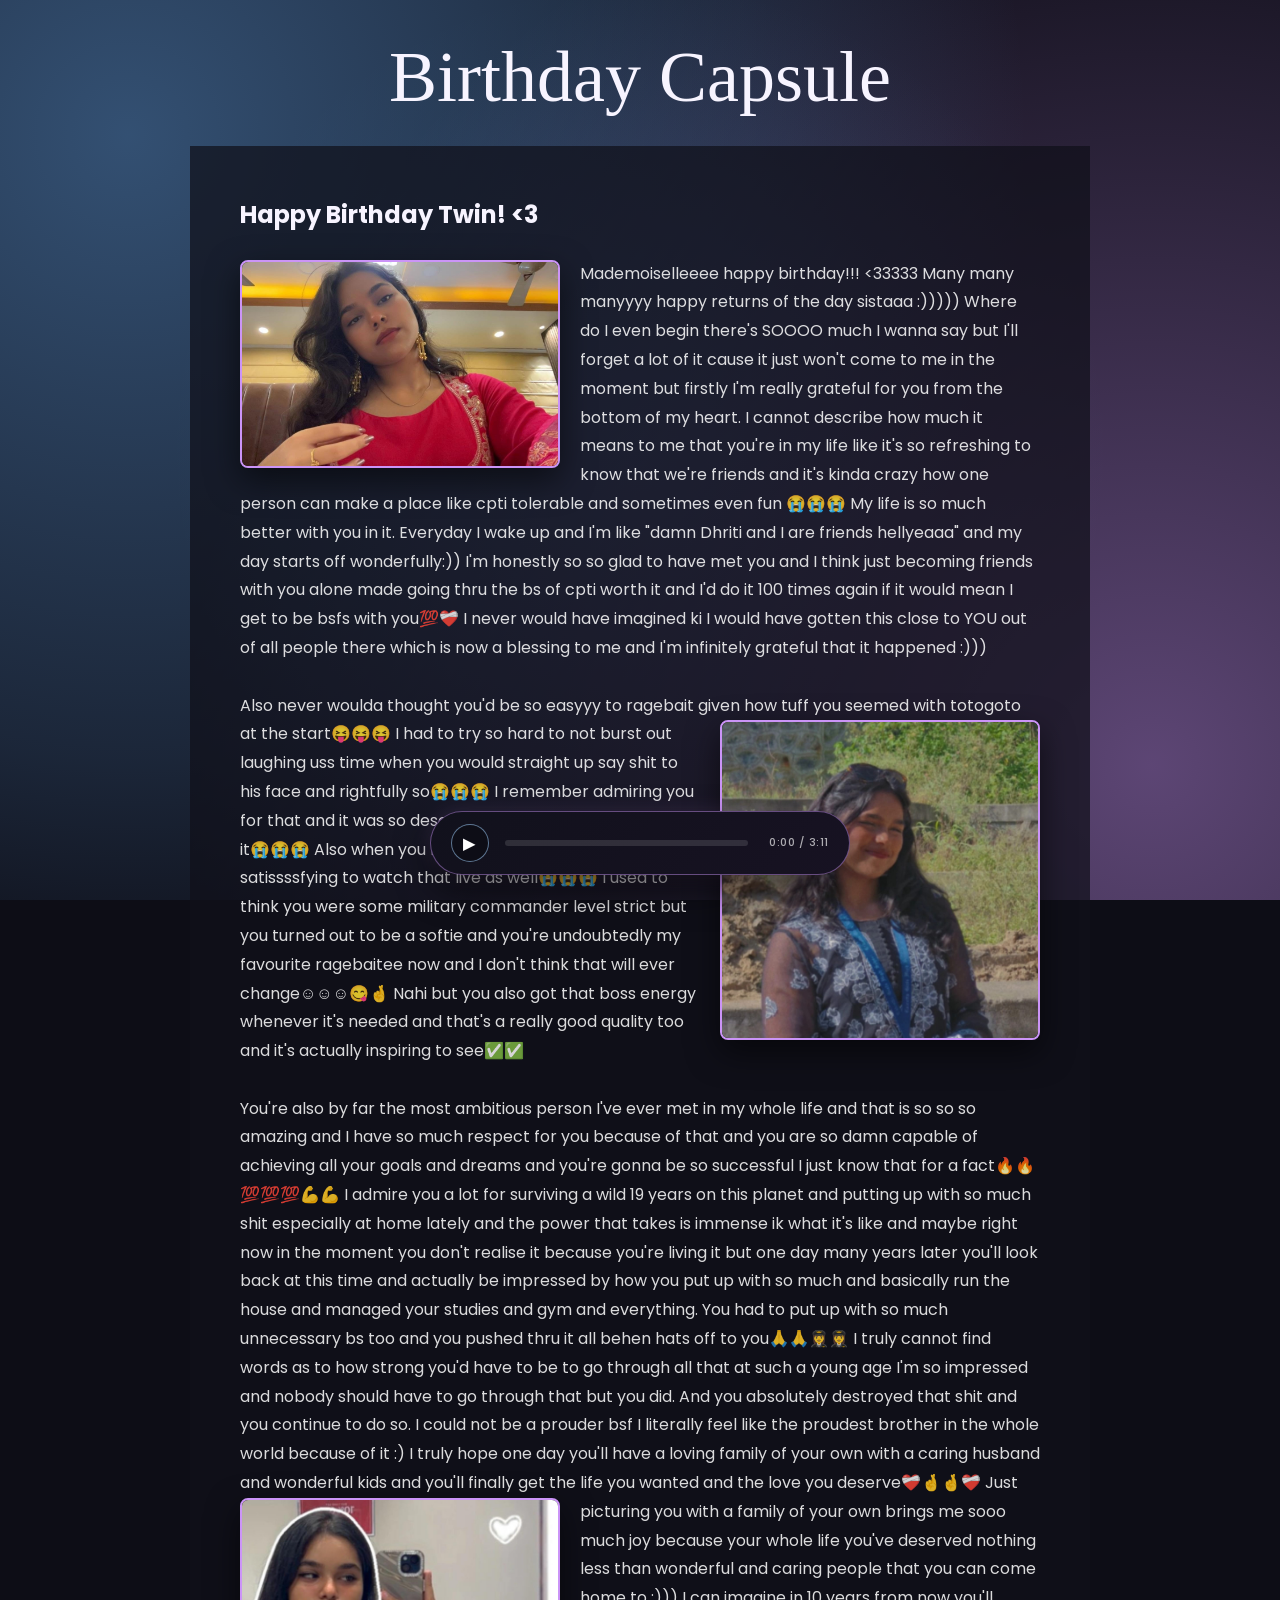
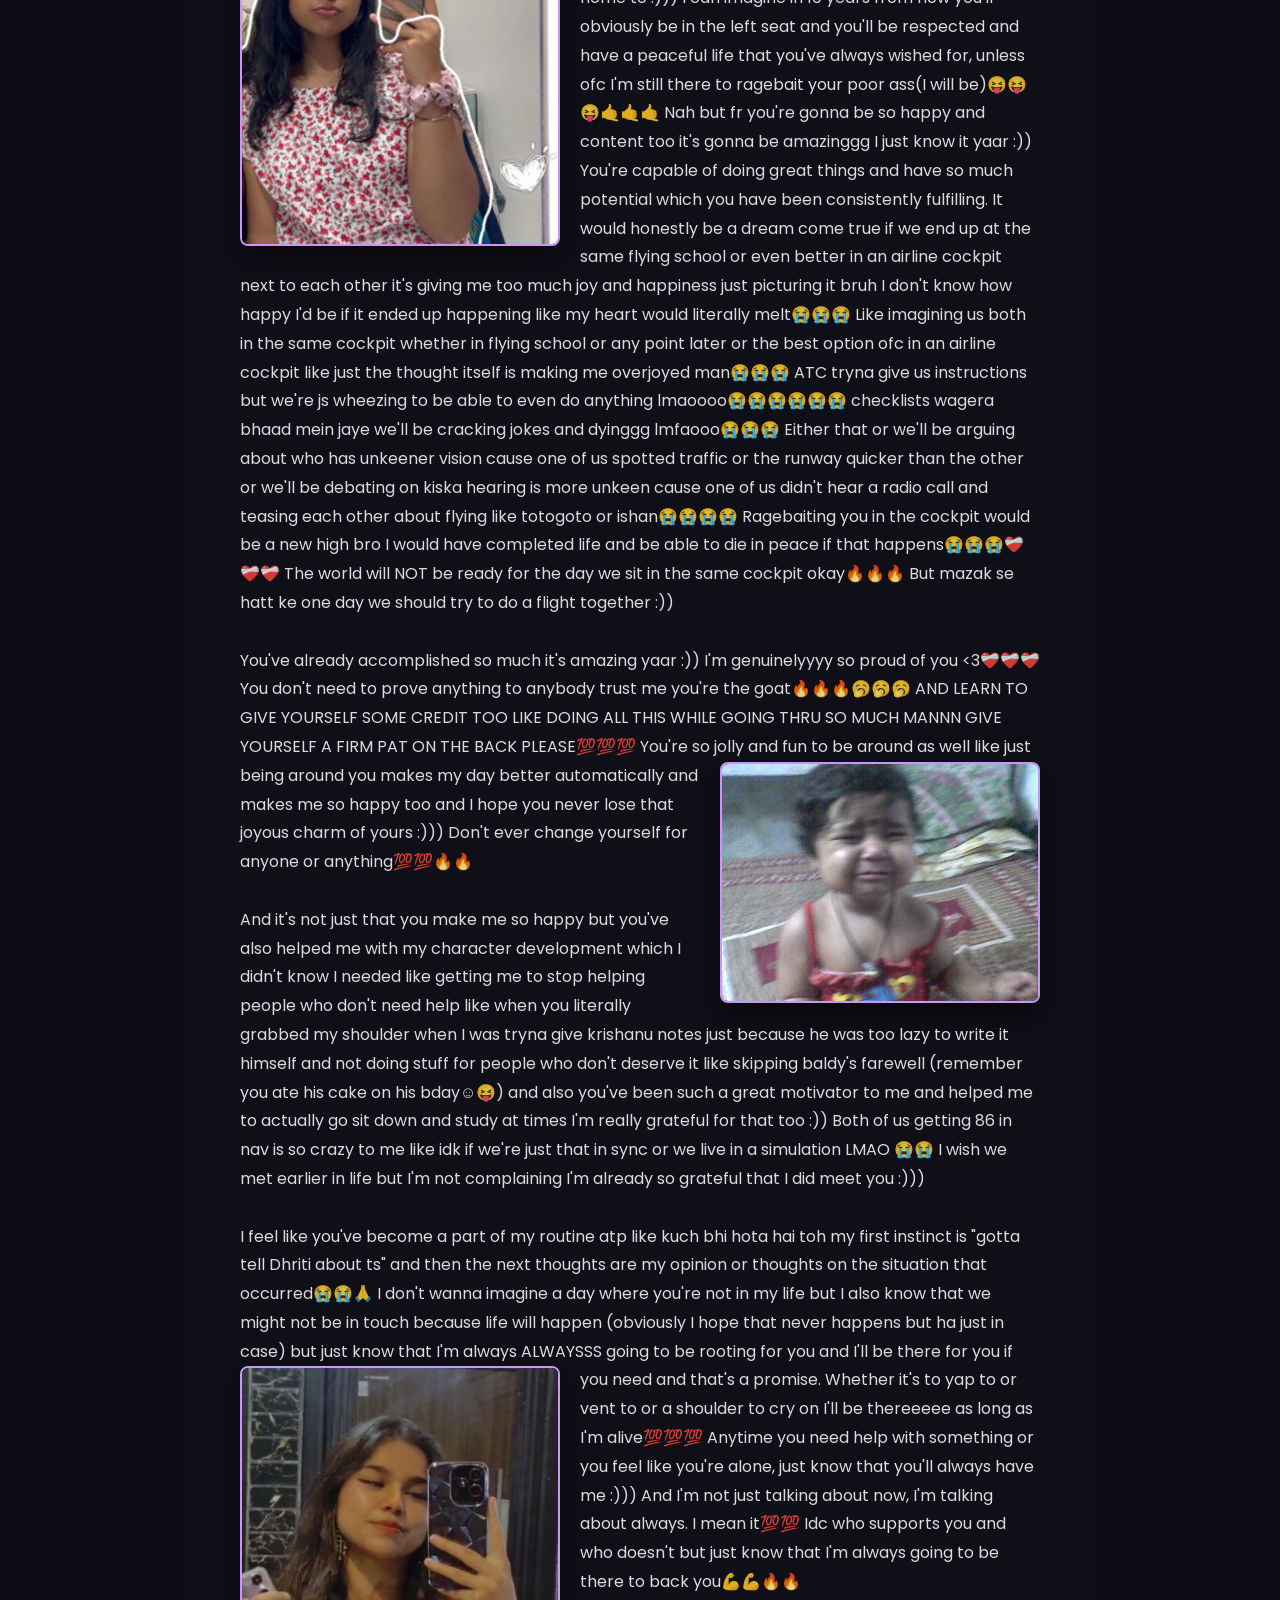
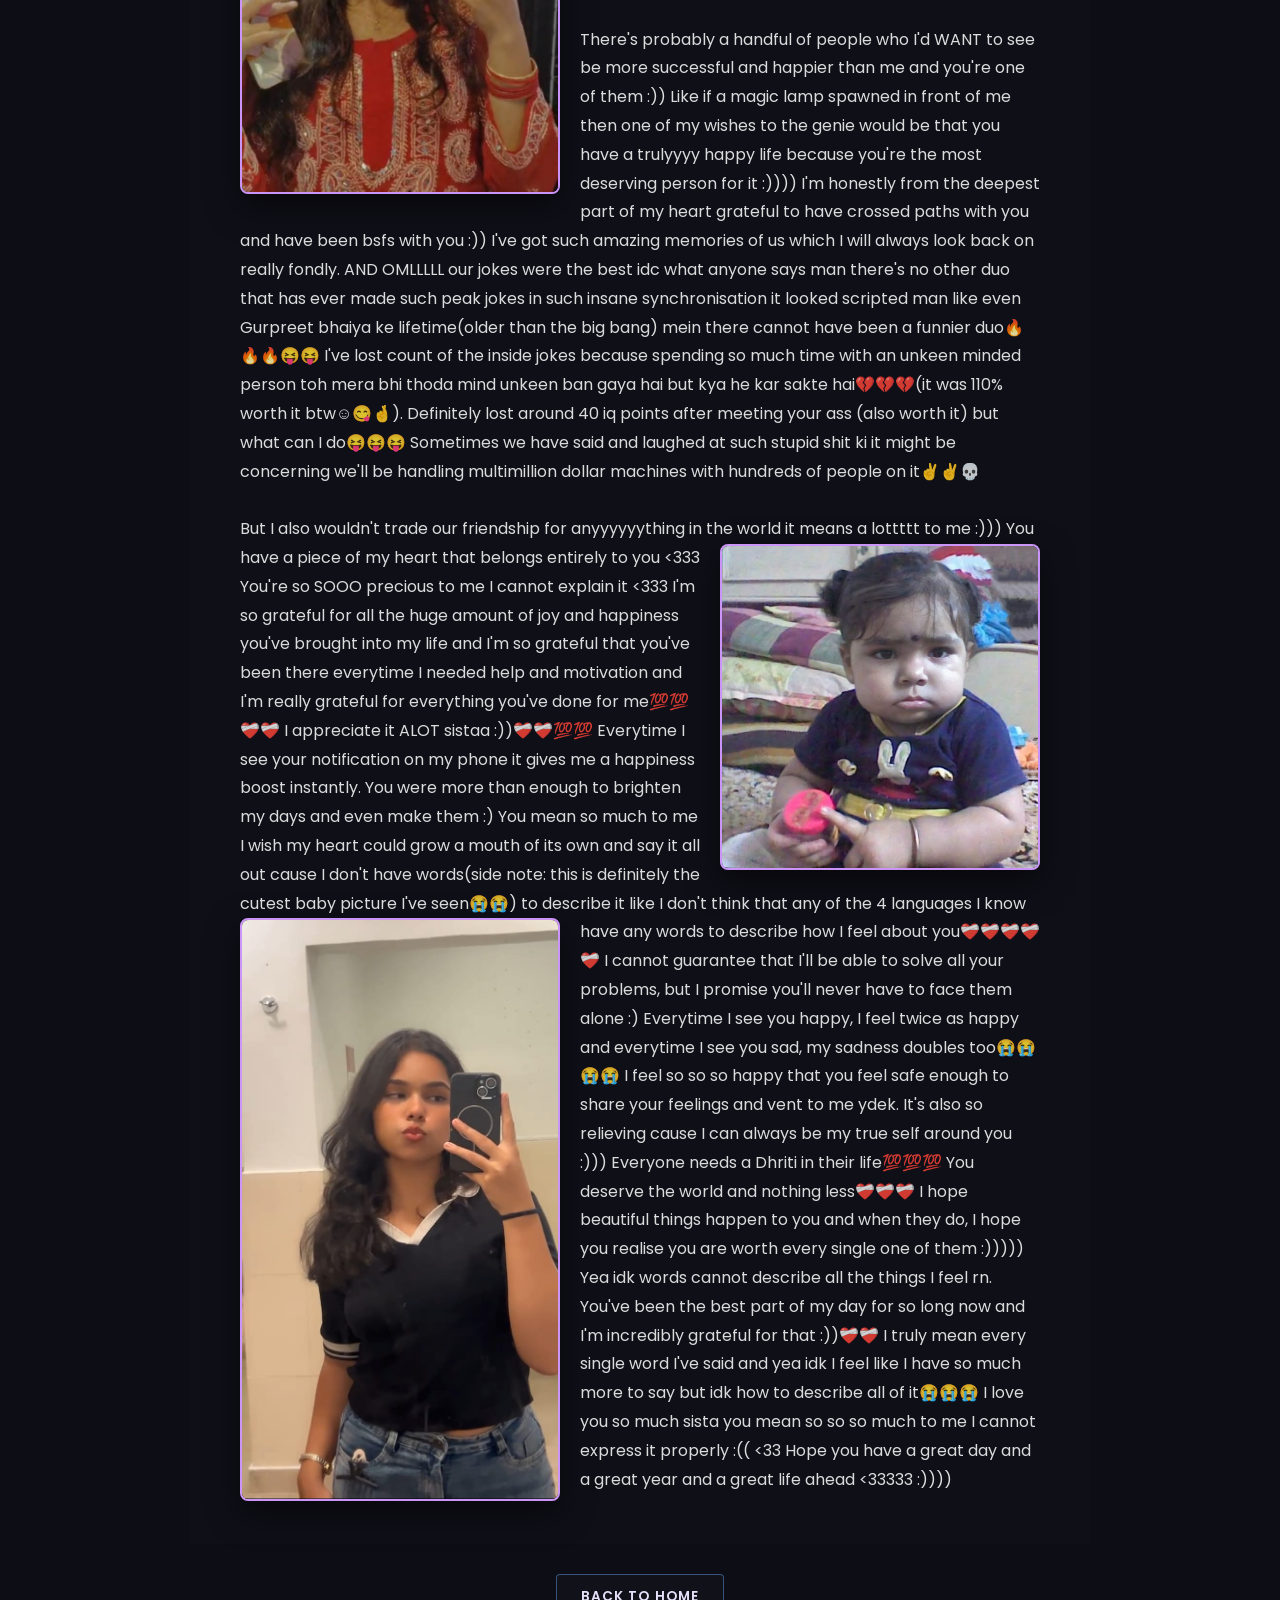
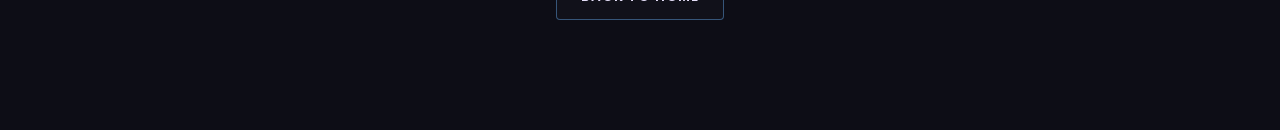
<file: capsule.html>
<!DOCTYPE html>
<html lang="en">
<head>
    <meta charset="UTF-8">
    <meta name="viewport" content="width=device-width, initial-scale=1.0">
    <title>Birthday Capsule</title>

    <link rel="stylesheet" href="style.css">

    <link rel="preconnect" href="https://fonts.googleapis.com">
    <link rel="preconnect" href="https://fonts.gstatic.com" crossorigin>
    <link rel="icon" type="image/png" href="kitty.webp">


    <link href="https://fonts.googleapis.com/css2?family=Poppins:wght@300;400;600;700&display=swap" rel="stylesheet">
</head>
<body>

    <div class="container">

        <h1>Birthday Capsule</h1>

        <div id="capsule-content"></div>

        <a href="index.html">
            <button>Back to Home</button>
        </a>

    </div>

    <audio id="bg-music" src="./sounds/bday.mp3" preload="auto"></audio>

    <div class="audio-player">
        <button id="play-pause-btn" class="player-btn">▶</button>
    
        <div class="progress-container" id="progress-container">
            <div class="progress-bar" id="progress-bar"></div>
        </div>

    <!-- Live time tracker display -->
        <div id="player-time" class="player-time">0:00 / 0:00</div>
    </div>

    <script src="capsule.js"></script>
    <script src="audio.js"></script>
</body>
</html>
</file>
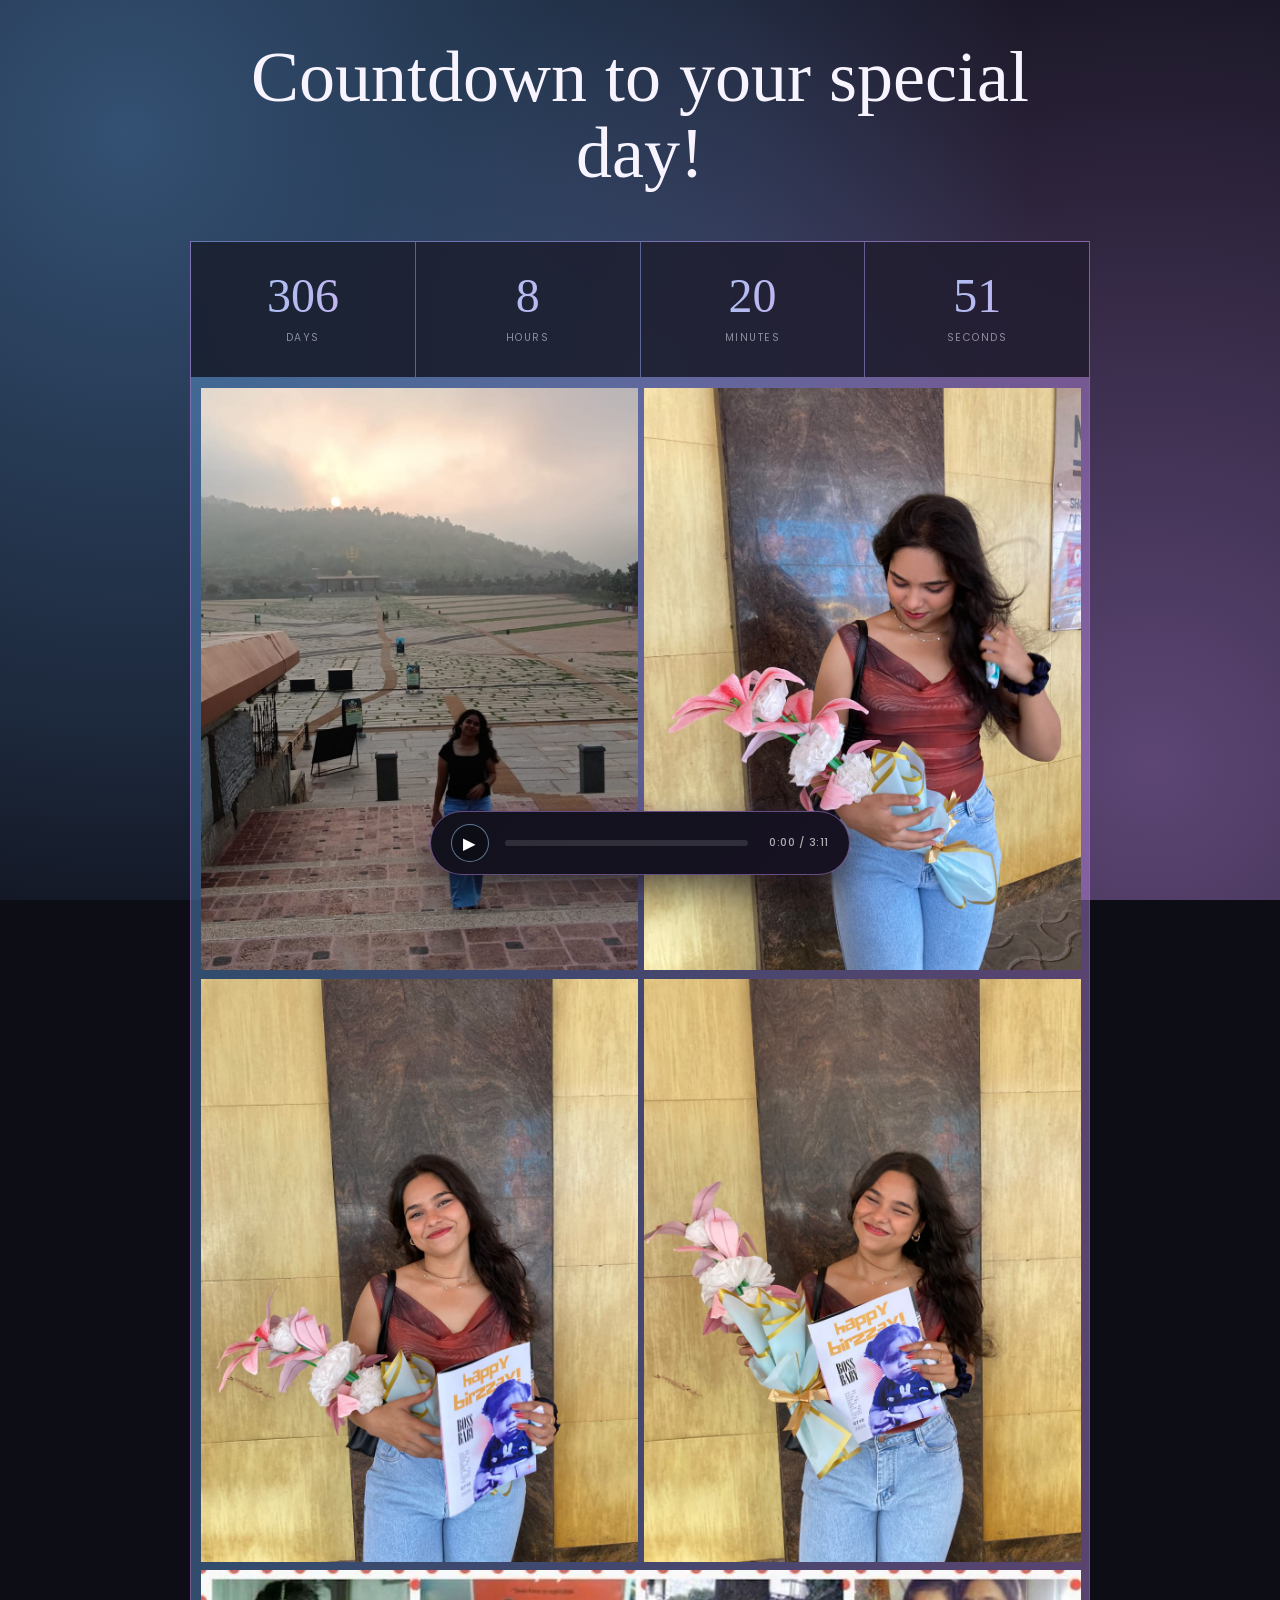
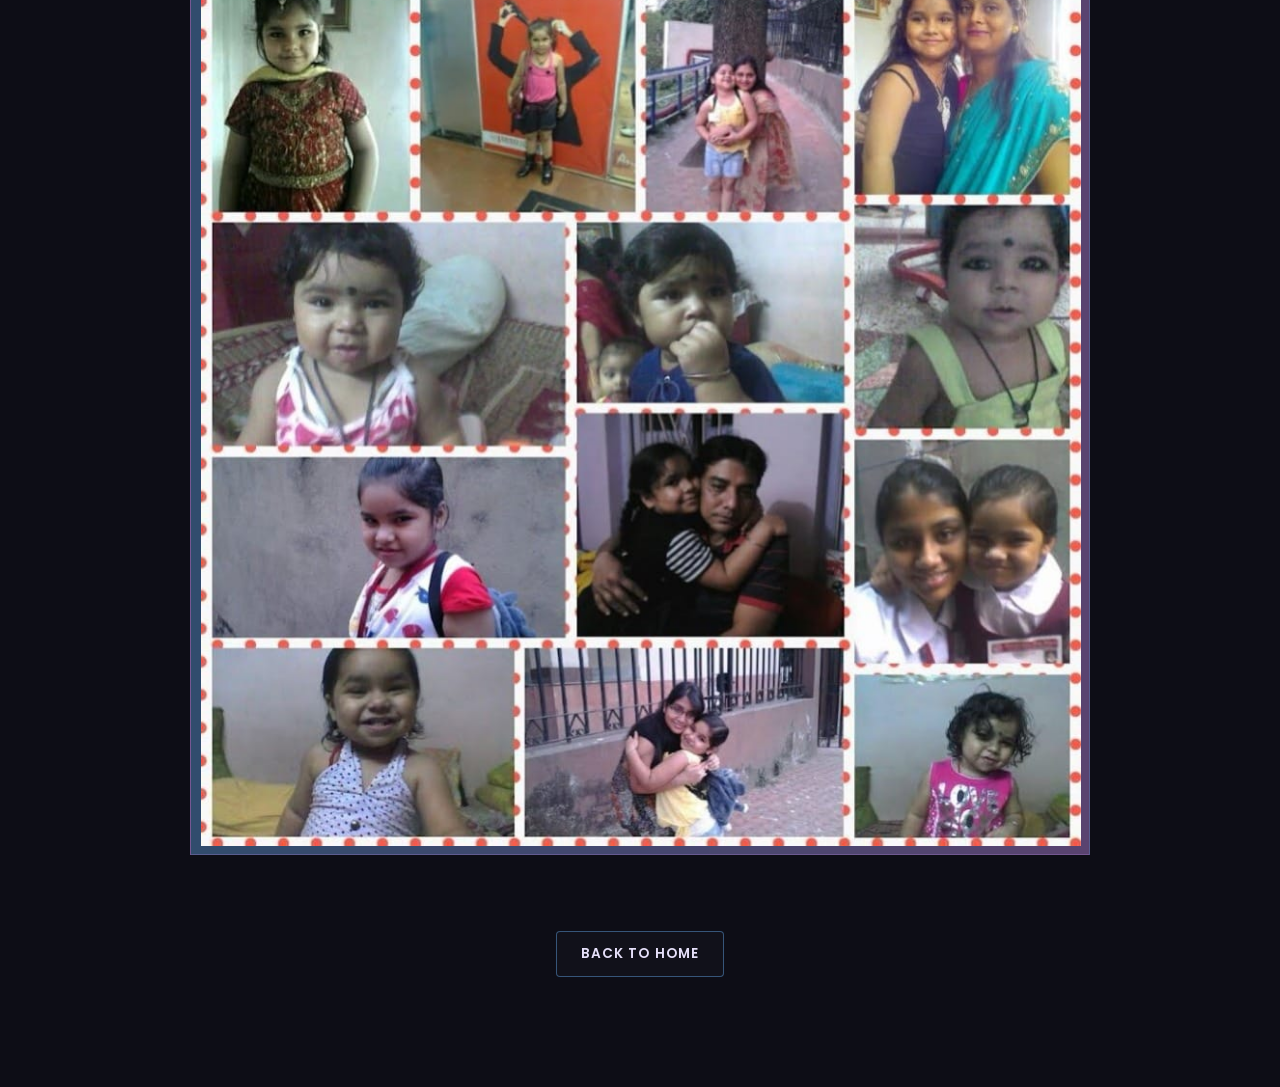
<file: countdown.html>
<!DOCTYPE html>
<html lang="en">
<head>
    <meta charset="UTF-8">
    <meta name="viewport" content="width=device-width, initial-scale=1.0">
    <title>Birthday Countdown</title>
    <link rel="stylesheet" href="style.css">
    <link rel="preconnect" href="https://fonts.googleapis.com">
    <link rel="preconnect" href="https://fonts.gstatic.com" crossorigin>
    <link rel="icon" type="image/png" href="kitty.webp">
    <link href="https://fonts.googleapis.com/css2?family=Poppins:wght@300;400;600;700&display=swap" rel="stylesheet">
</head>
<body>
    <div class="container">
        <h1>Countdown to your special day!</h1>
        <div class="countdown-container">

    <div class="time-box">
        <span id="days">0</span>
        <p>Days</p>
    </div>

    <div class="time-box">
        <span id="hours">0</span>
        <p>Hours</p>
    </div>

    <div class="time-box">
        <span id="minutes">0</span>
        <p>Minutes</p>
    </div>

    <div class="time-box">
        <span id="seconds">0</span>
        <p>Seconds</p>
    </div>

    <div style="width: 100%; text-align: center; display: block;">
        <img src="./countdown-page-photos/WhatsApp Image 2026-10-12 at 15.52.18.jpeg" alt="My GOAT" class="countdown-photo1" style="width: 437px; margin-left: 10px; margin-top: 10px;">
        <img src="./countdown-page-photos/WhatsApp Image 2026-10-29 at 03.53.09 (1).jpeg" alt="My GOAT" class="countdown-photo3" style="width: 437px; margin-left: 10px; margin-top: 1px;">
        <img src="./countdown-page-photos/WhatsApp Image 2026-10-29 at 03.53.09 (2).jpeg" alt="qt patootie" class="countdown-photo5" style="width: 880px; margin-left: 10px; margin-top: 1px;">
    </div>

    <div>
        <img src="./countdown-page-photos/WhatsApp Image 2026-10-29 at 03.53.08.jpeg" alt="My GOAT" class="countdown-photo2" style="width: 437px; margin-left: 228px; margin-top: 10px;">
        <img src="./countdown-page-photos/WhatsApp Image 2026-10-29 at 03.53.09.jpeg" alt="My GOAT" class="countdown-photo4" style="width: 437px; margin-left: 228px; margin-top: 1px;">
    </div>


    </div>
        <br>
        <a href="index.html"><button>Back to Home</button></a>
        <script src="script.js"></script>
    </div>
    
    <audio id="bg-music" src="./sounds/bday.mp3" preload="auto"></audio>

    <div class="audio-player">
        <button id="play-pause-btn" class="player-btn">▶</button>
        <div class="progress-container" id="progress-container">
        <div class="progress-bar" id="progress-bar"></div>
    </div>
    <div id="player-time" class="player-time">0:00 / 0:00</div>

    <script src="audio.js"></script>
    <script src="countdown.js"></script>
</body>
</html>
</file>
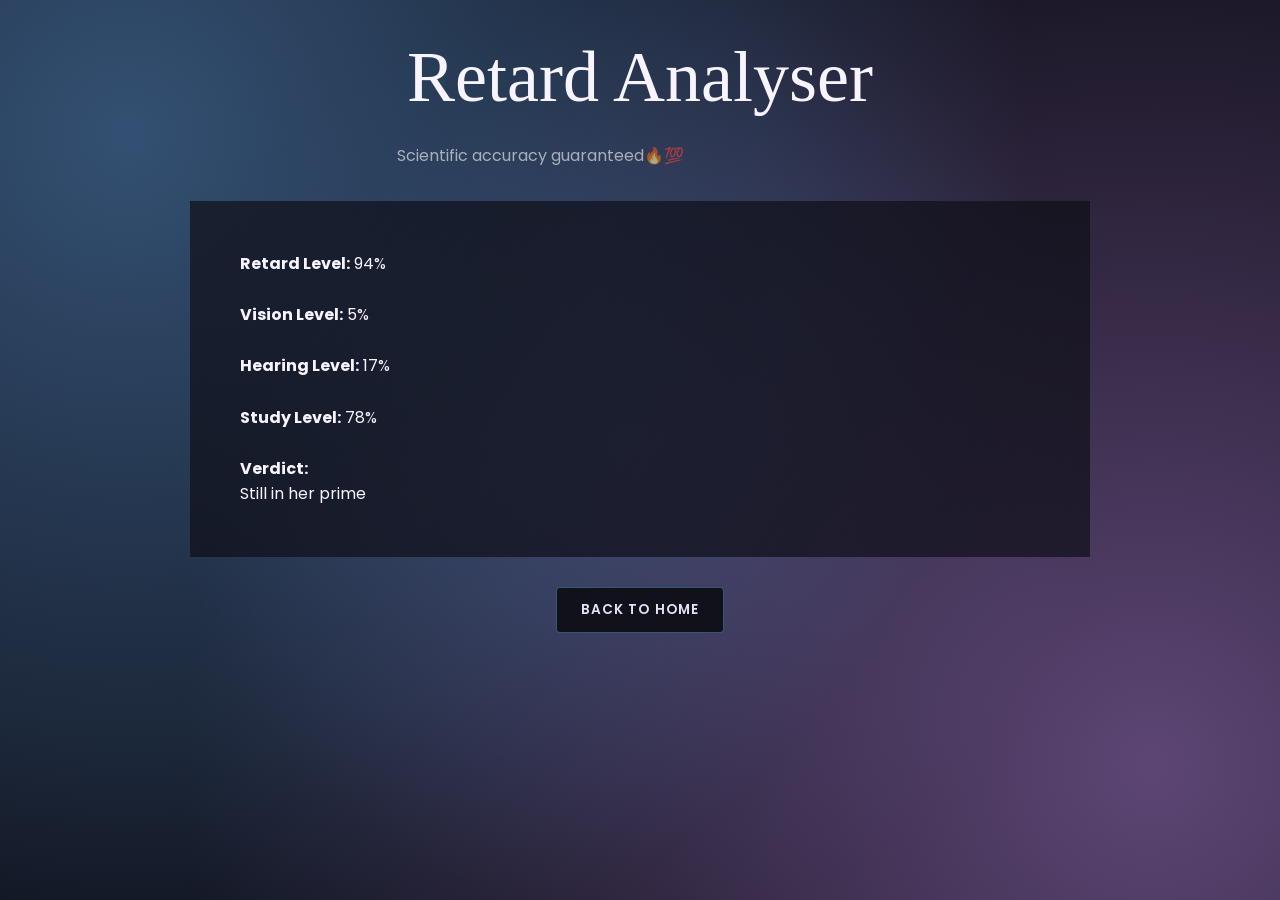
<file: goat.html>
<!DOCTYPE html>
<html lang="en">
<head>
    <meta charset="UTF-8">
    <meta name="viewport" content="width=device-width, initial-scale=1.0">
    <title>Retard Analyser</title>

    <link rel="stylesheet" href="style.css">

    <link rel="preconnect" href="https://fonts.googleapis.com">
    <link rel="preconnect" href="https://fonts.gstatic.com" crossorigin>
    <link rel="icon" type="image/png" href="kitty.webp">

    <link href="https://fonts.googleapis.com/css2?family=Poppins:wght@300;400;600;700&display=swap" rel="stylesheet">
</head>
<body>

    <div class="container">

        <h1>Retard Analyser</h1>

        <p class="subtitle">
            Scientific accuracy guaranteed🔥💯
        </p>

        <div id="goat-results"></div>

        <a href="index.html">
            <button>Back to Home</button>
        </a>

    </div>

    <script src="goat.js"></script>
    <script src="audio.js"></script>
</body>
</html>
</file>
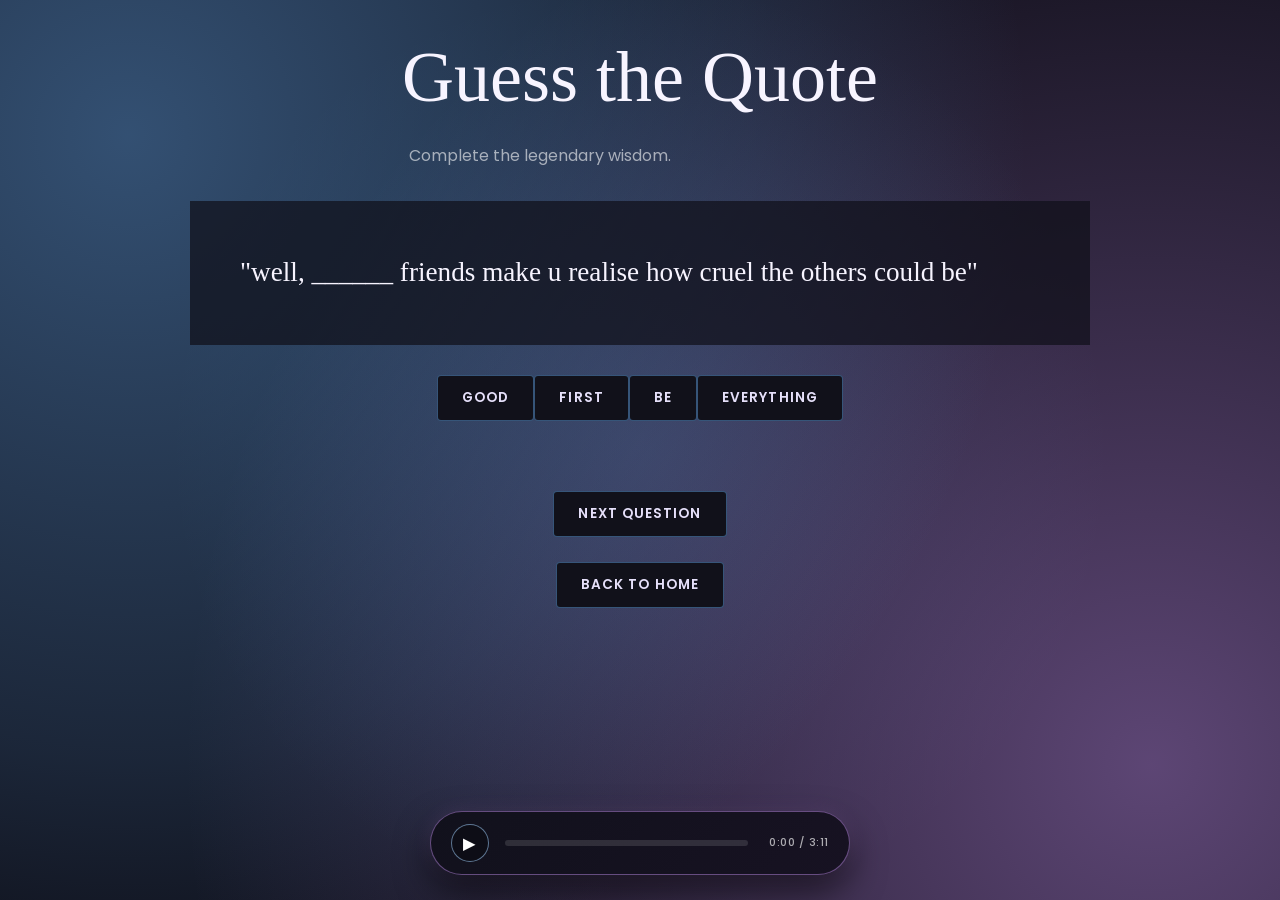
<file: guess.html>
<!DOCTYPE html>
<html lang="en">
<head>
    <meta charset="UTF-8">
    <meta name="viewport" content="width=device-width, initial-scale=1.0">
    <title>Guess the Quote</title>

    <link rel="stylesheet" href="style.css">

    <link rel="preconnect" href="https://fonts.googleapis.com">
    <link rel="preconnect" href="https://fonts.gstatic.com" crossorigin>
    <link rel="icon" type="image/png" href="kitty.webp">

    <link href="https://fonts.googleapis.com/css2?family=Poppins:wght@300;400;600;700&display=swap" rel="stylesheet">
</head>
<body>

    <div class="container">

        <h1>Guess the Quote</h1>

        <p class="subtitle">
            Complete the legendary wisdom.
        </p>

        <div id="question-box" class="quote-card">
            Loading...
        </div>

        <div id="options-container"></div>

        <p id="guess-result"></p>

        <button id="next-question-btn">
            Next Question
        </button>

        <br><br>

        <a href="index.html">
            <button>Back to Home</button>
        </a>

    </div>

        <audio id="bg-music" src="./sounds/bday.mp3" preload="auto"></audio>

    <div class="audio-player">
        <button id="play-pause-btn" class="player-btn">▶</button>
        <div class="progress-container" id="progress-container">
            <div class="progress-bar" id="progress-bar"></div>
        </div>
        <div id="player-time" class="player-time">0:00 / 0:00</div>
    </div>

    <script src="guess.js"></script>
    <script src="audio.js"></script>
</body>
</html>
</file>
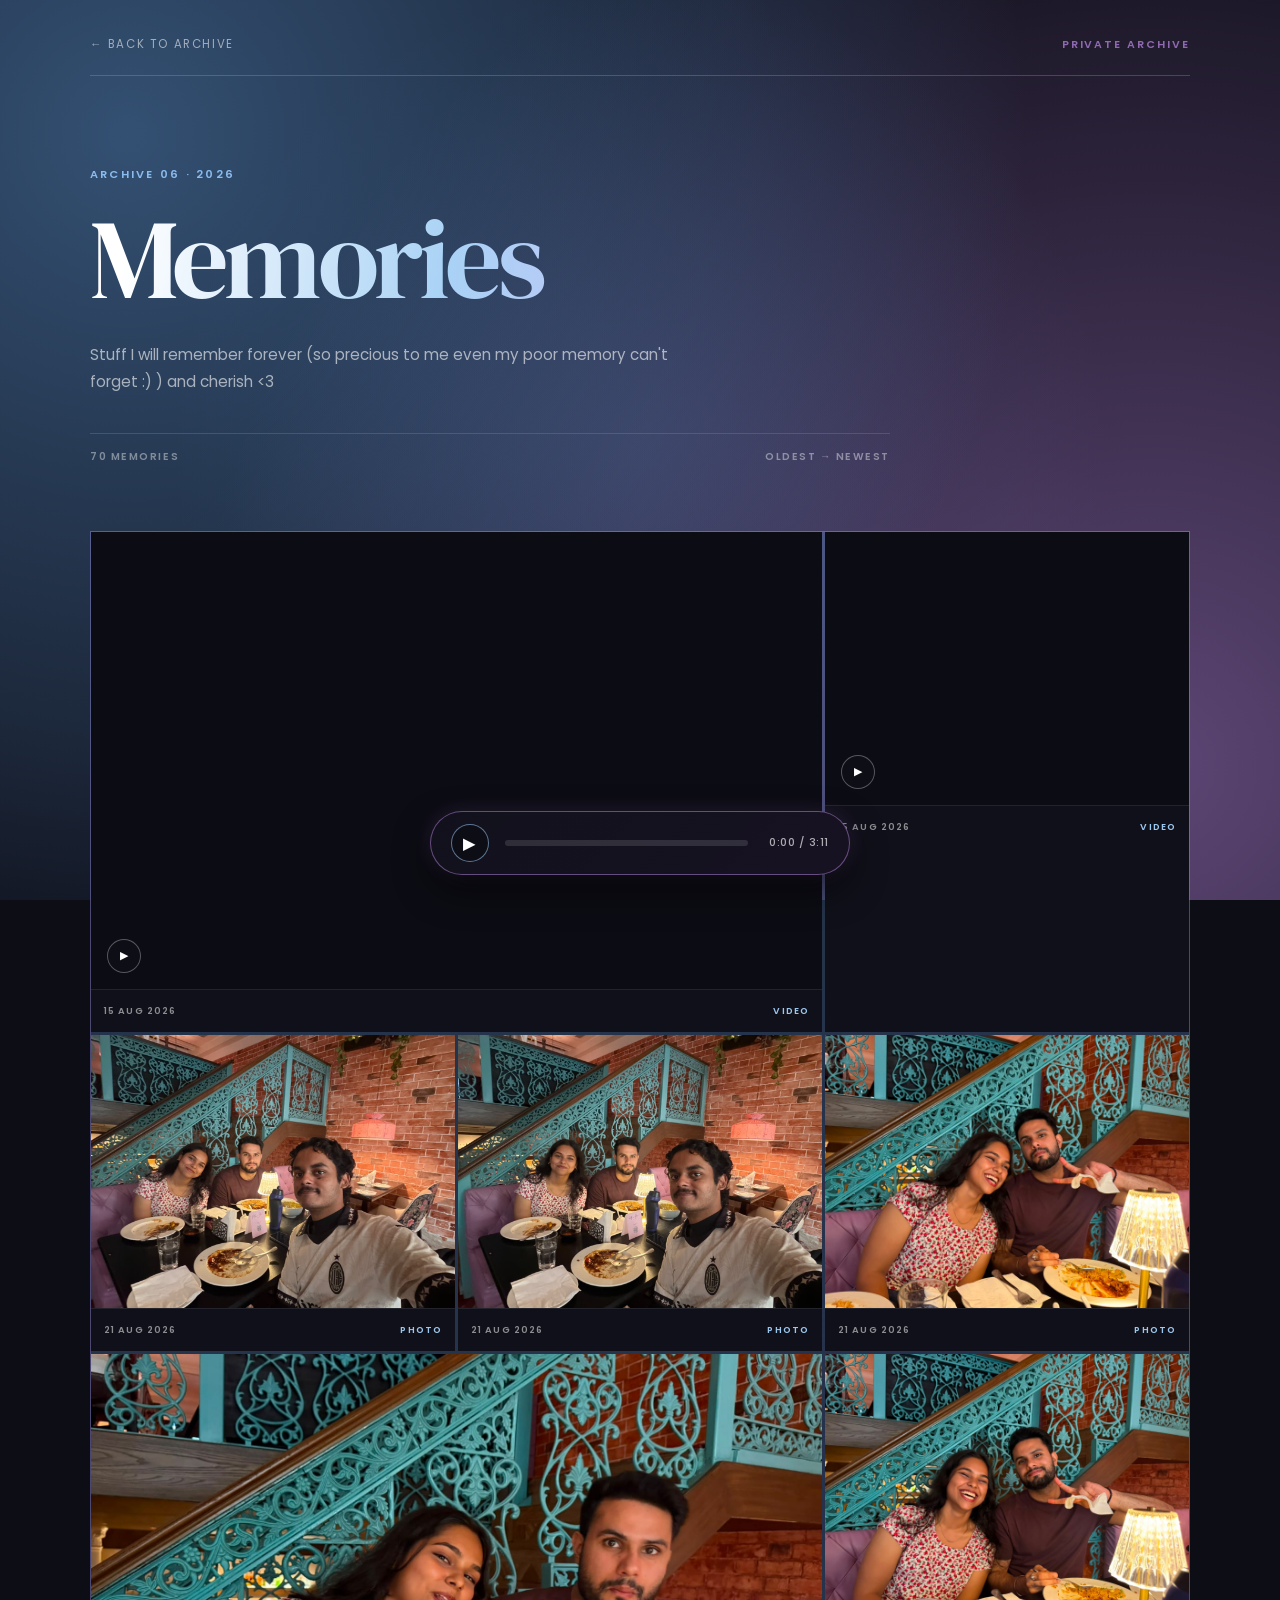
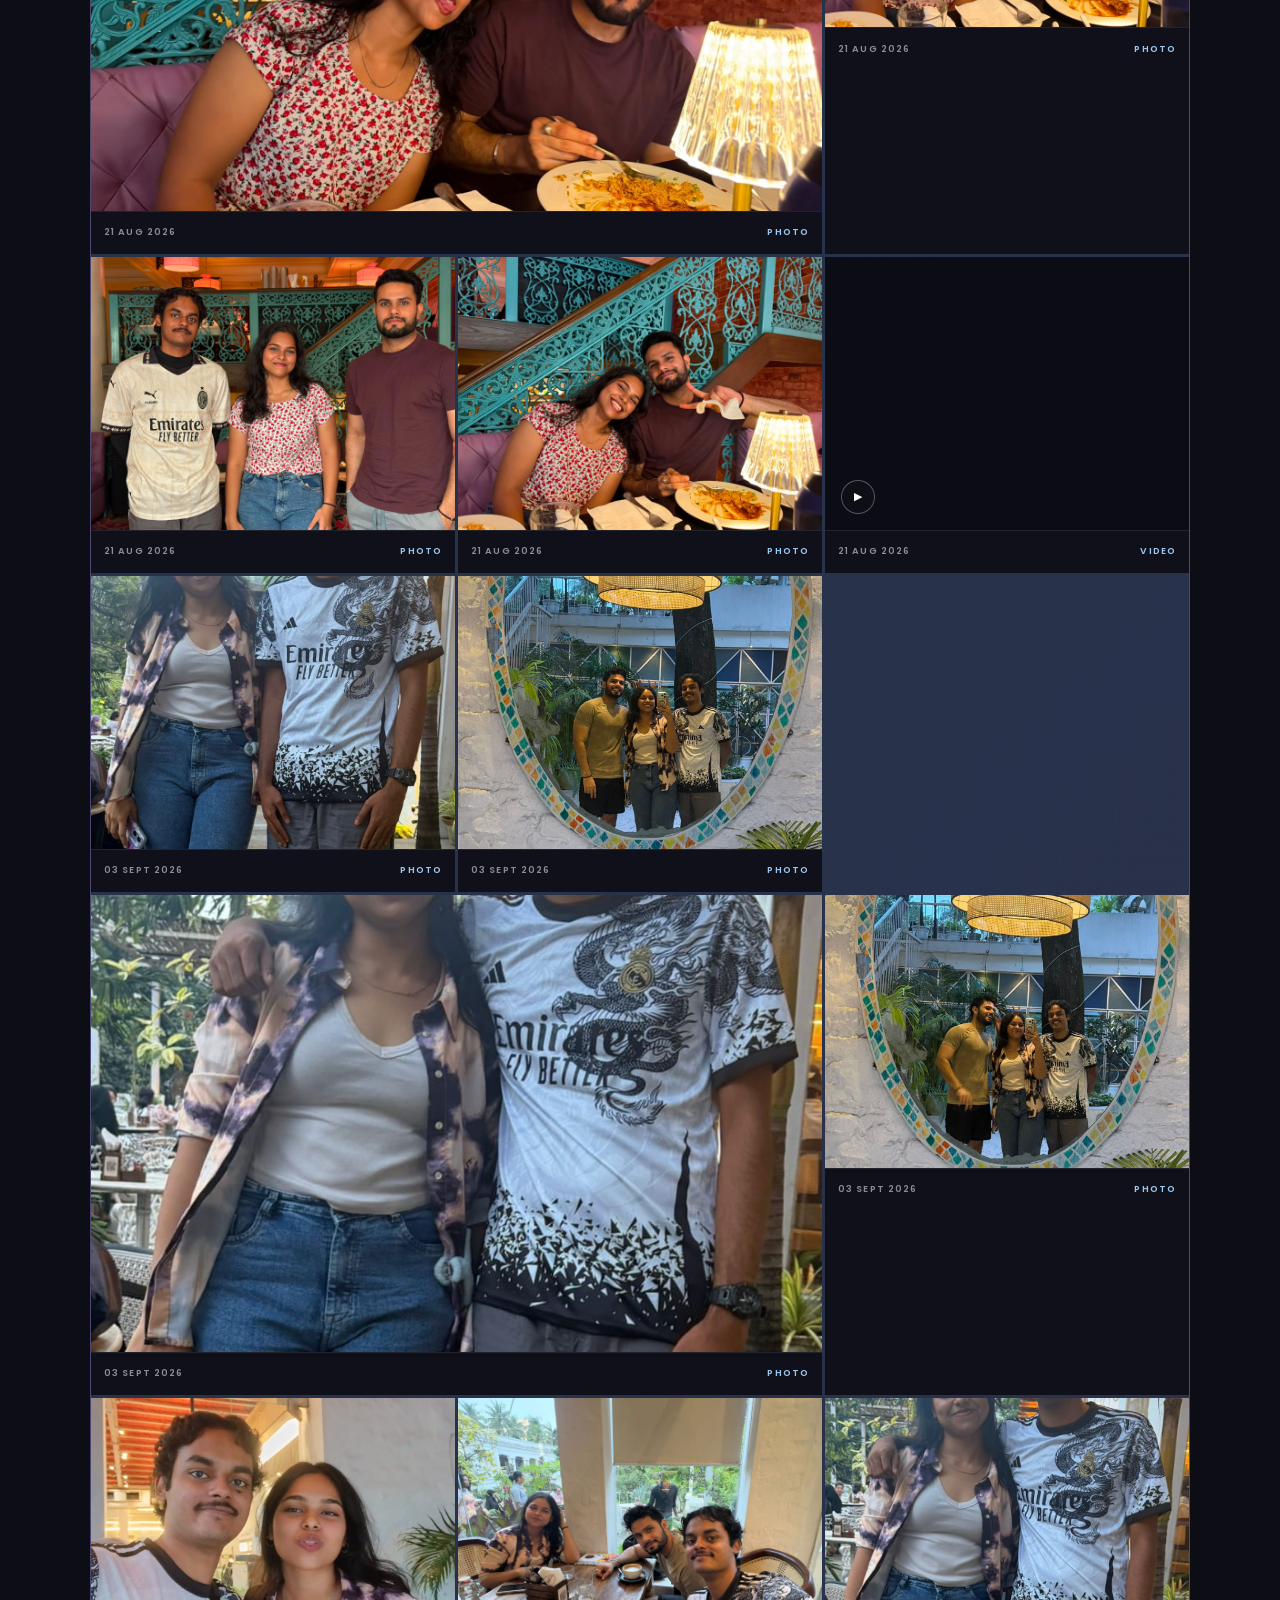
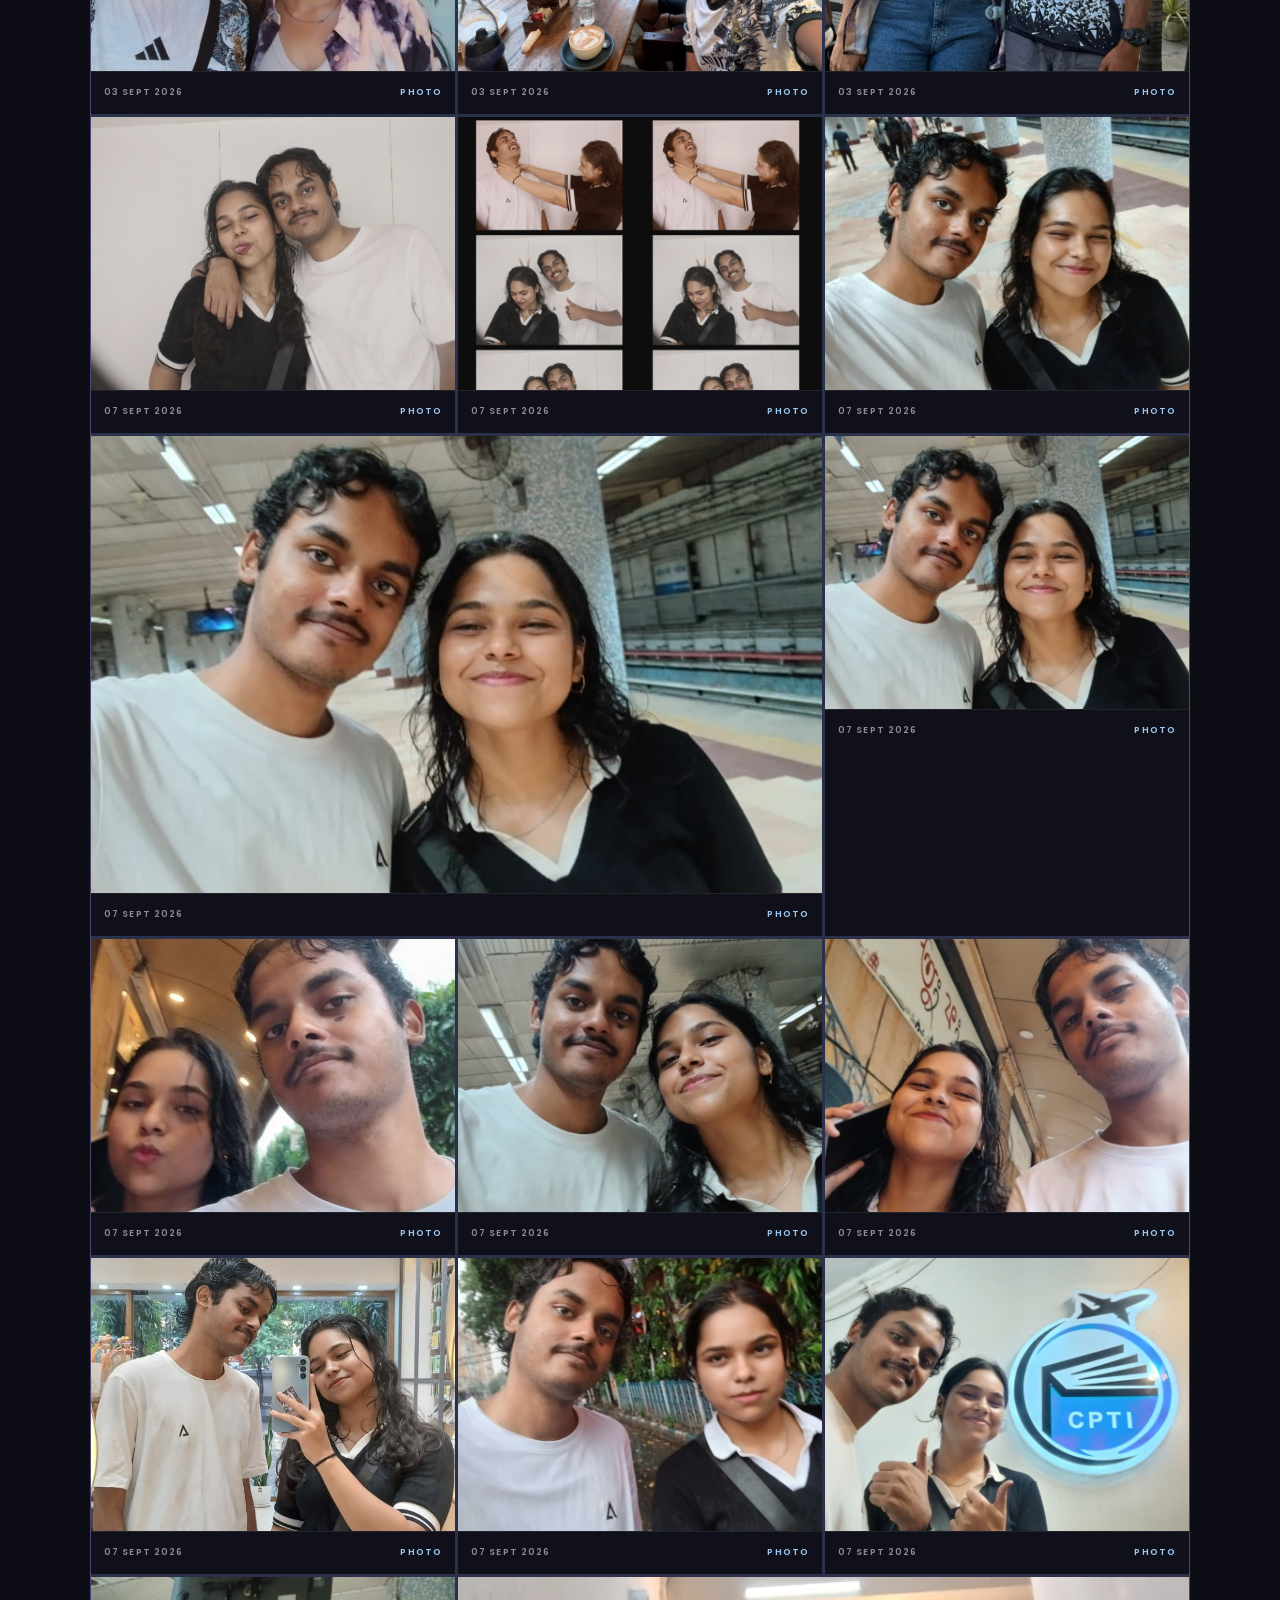
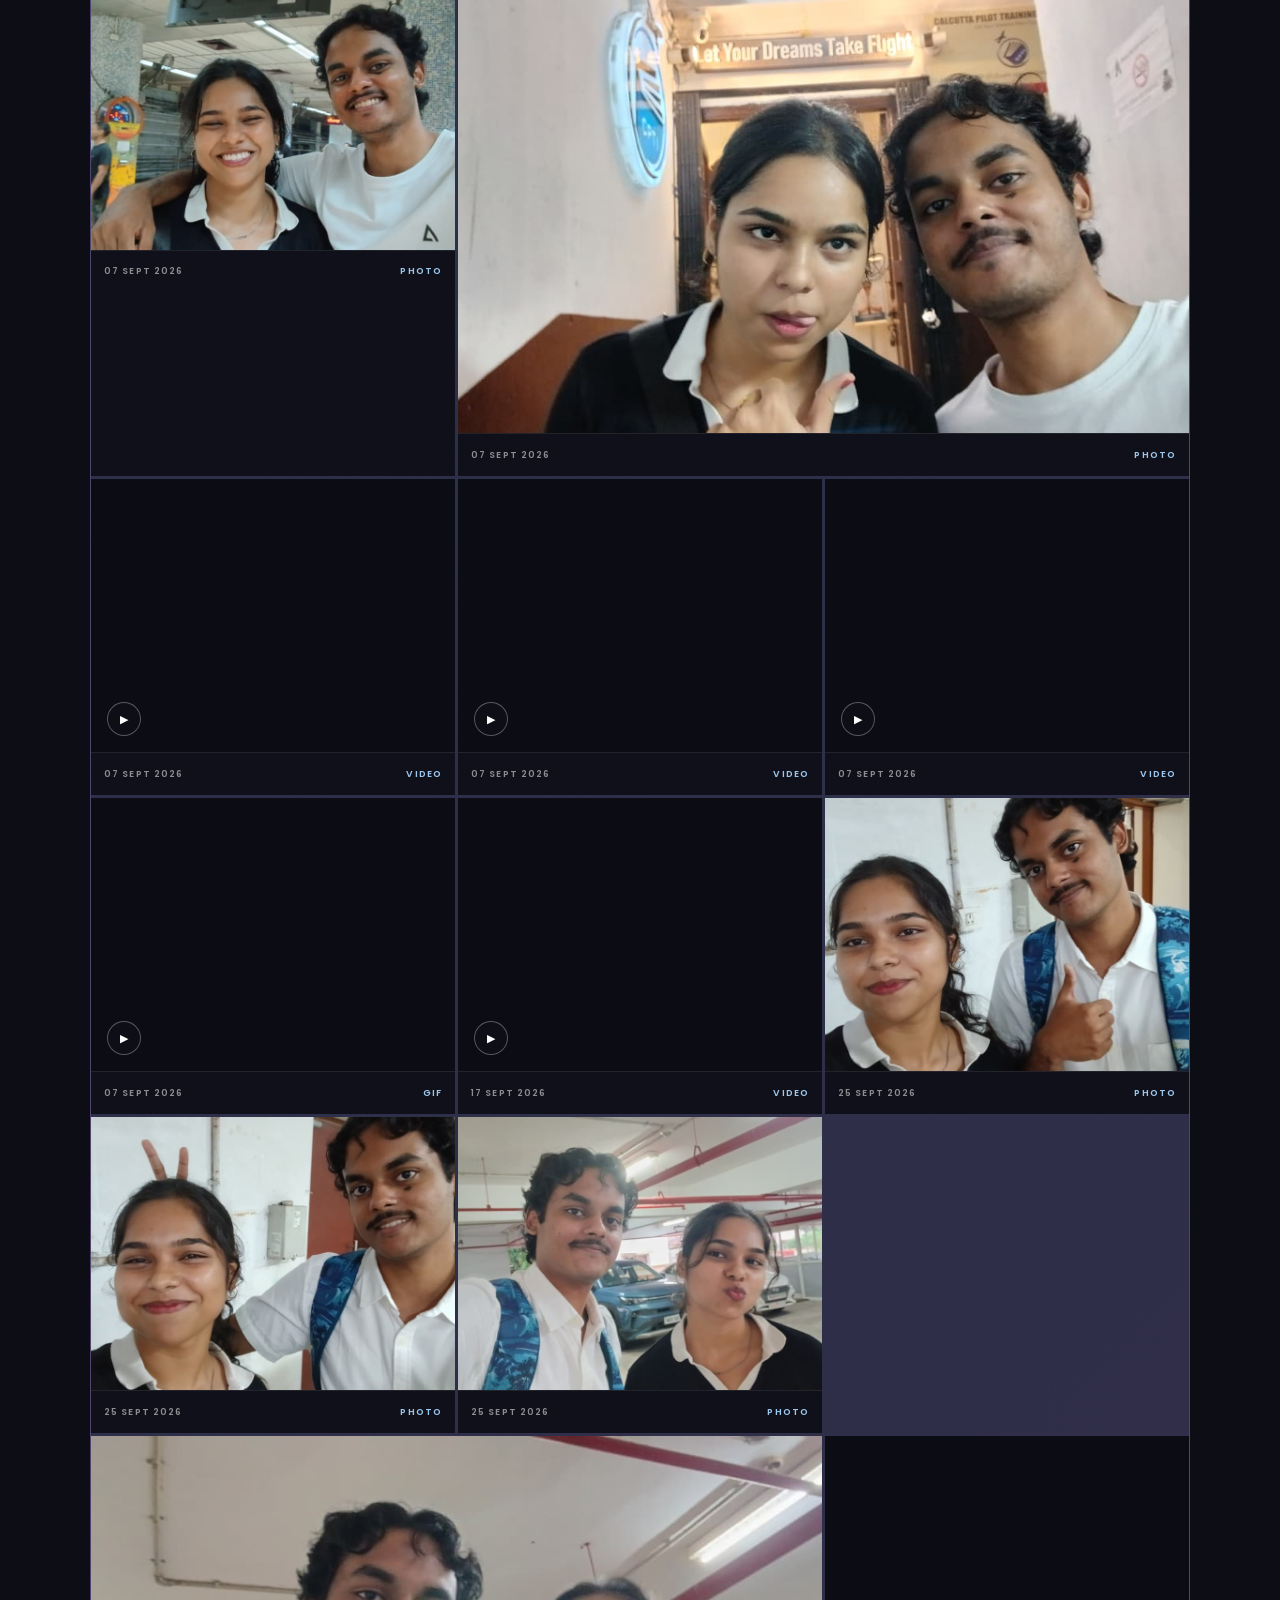
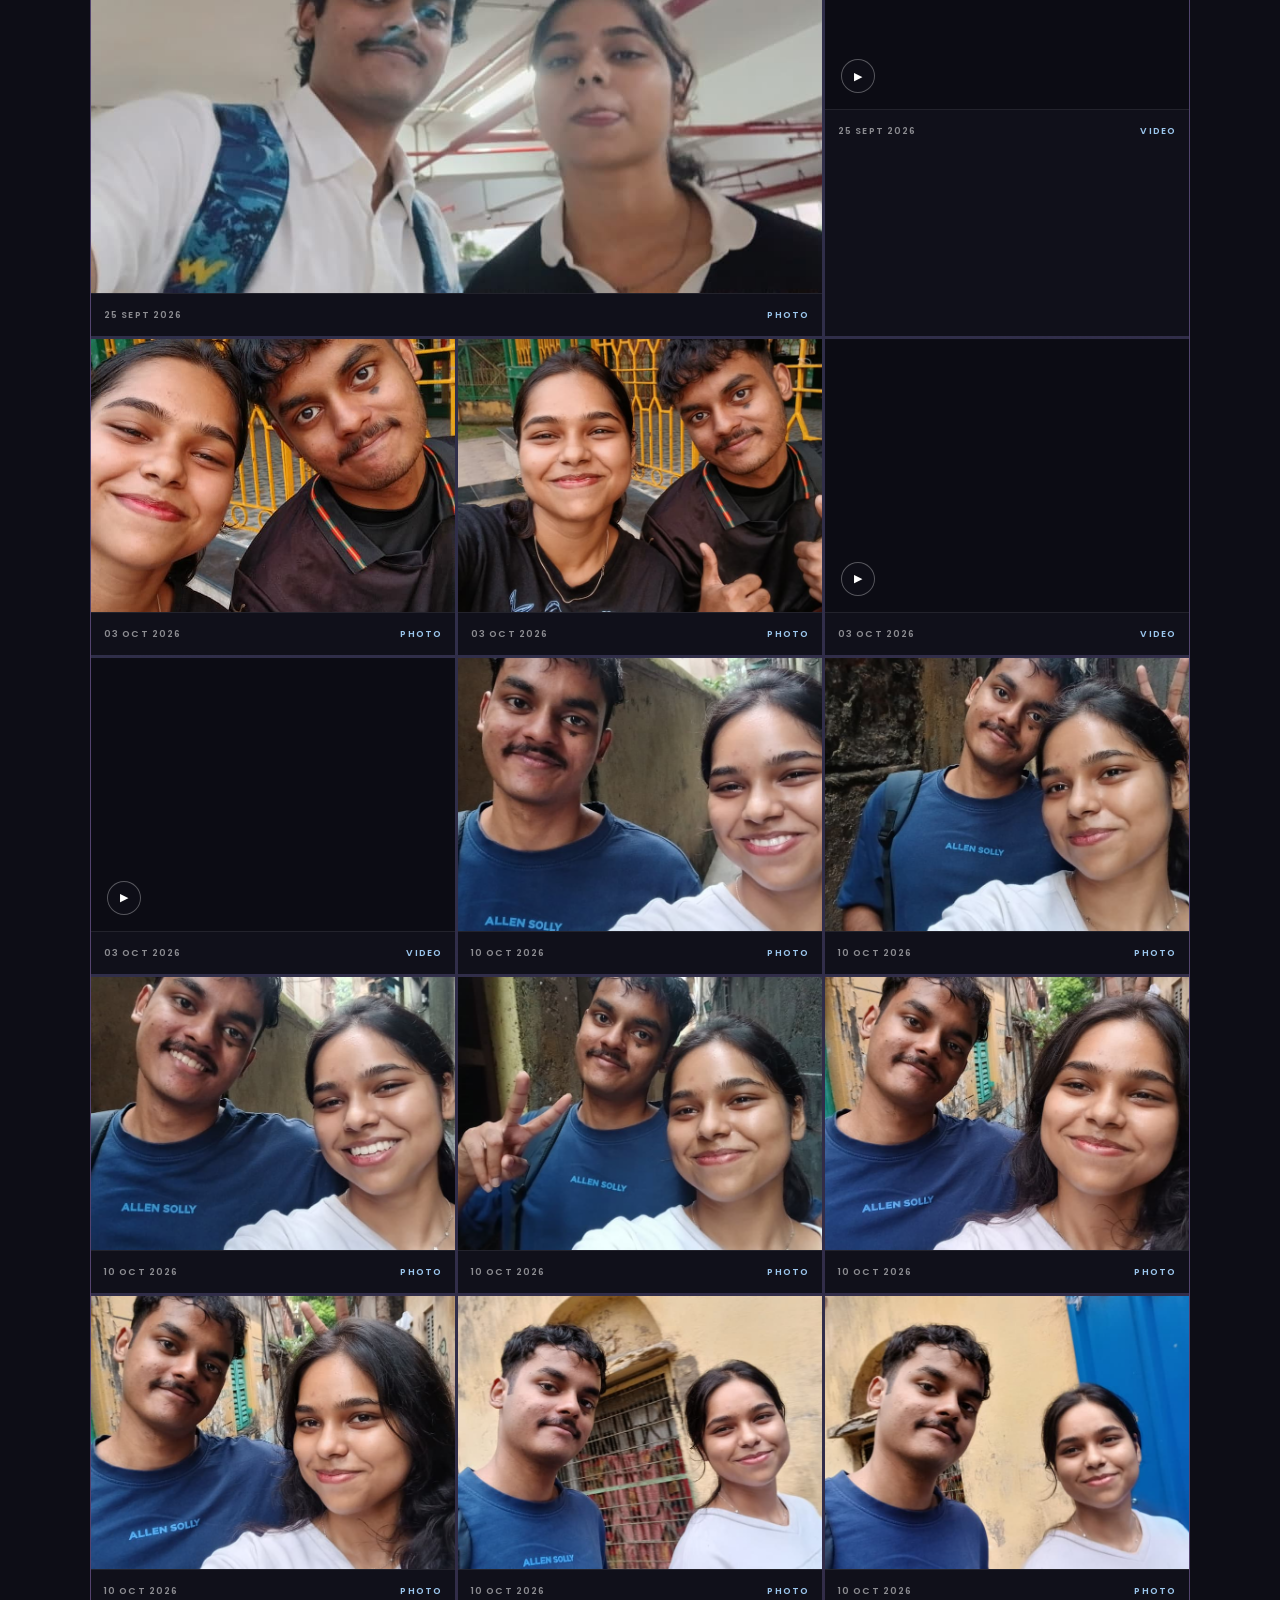
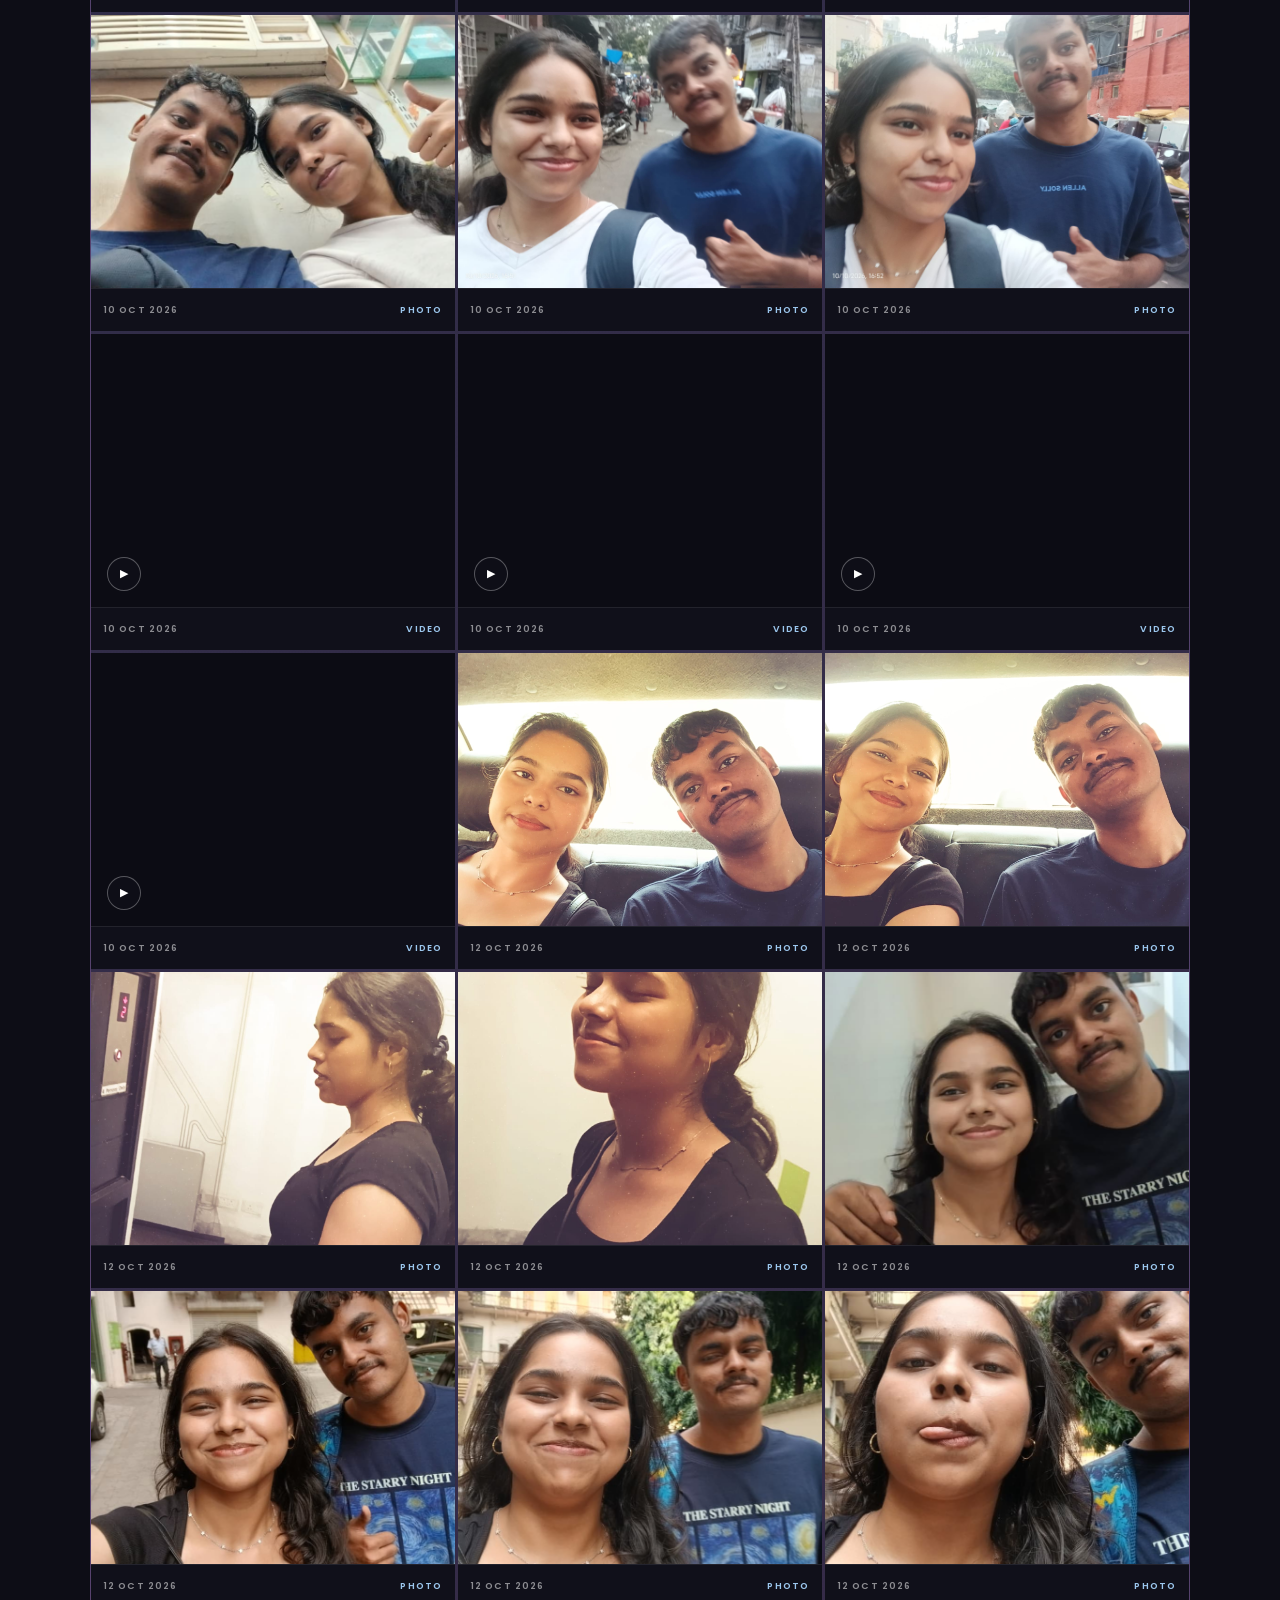
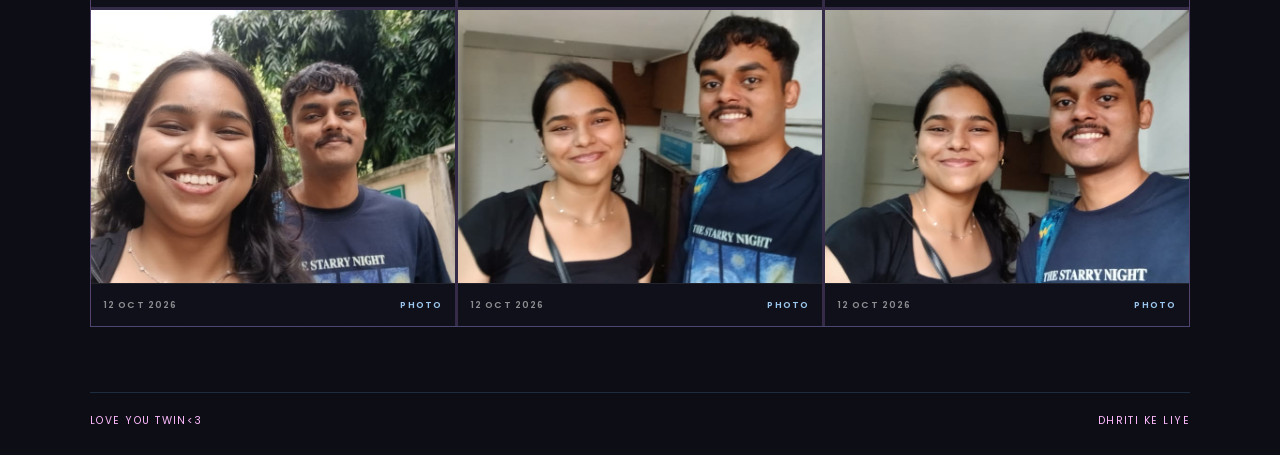
<file: memories.html>
<!DOCTYPE html>
<html lang="en">

<head>
    <meta charset="UTF-8">
    <meta name="viewport" content="width=device-width, initial-scale=1.0">

    <title>Memories · dhriti ke liye</title>

    <link rel="stylesheet" href="style.css">

    <link rel="preconnect" href="https://fonts.googleapis.com">
    <link rel="preconnect" href="https://fonts.gstatic.com" crossorigin>

    <link
        href="https://fonts.googleapis.com/css2?family=DM+Serif+Display:ital@0;1&family=Poppins:wght@300;400;500;600;700&display=swap"
        rel="stylesheet"
    >

    <link rel="icon" type="image/webp" href="kitty.webp">
</head>

<body>

    <main class="memories-page">

        <header class="memories-header">

            <a href="index.html" class="memories-back">
                ← back to archive
            </a>

            <span class="memories-label">
                PRIVATE ARCHIVE
            </span>

        </header>


        <section class="memories-intro">

            <p class="eyebrow">
                ARCHIVE 06 · 2026
            </p>

            <h1>
                Memories
            </h1>

            <p class="memories-description">
                Stuff I will remember forever (so precious to me even my poor memory can't forget :) ) and cherish <3
            </p>

            <div class="memories-meta">
                <span id="memory-count">loading memories...</span>
                <span>oldest → newest</span>
            </div>

        </section>


        <section
            id="memories-grid"
            class="memories-grid"
            aria-label="Memory archive"
        >
            <p class="memories-loading">
                loading archive...
            </p>
        </section>


        <footer class="site-footer memories-footer">

            <span>love you twin<3</span>

            <span>
                <a href="index.html">dhriti ke liye</a>
            </span>

        </footer>

    </main>


    <!-- Fullscreen memory viewer -->

    <div
        id="memory-viewer"
        class="memory-viewer"
        aria-hidden="true"
    >

        <button
            id="viewer-close"
            class="viewer-close"
            aria-label="Close viewer"
        >
            ×
        </button>


        <button
            id="viewer-prev"
            class="viewer-navigation viewer-prev"
            aria-label="Previous memory"
        >
            ←
        </button>


        <div class="viewer-content">

            <div id="viewer-media"></div>

             <p 
                id="viewer-comment" 
                style="color: rgba(255, 255, 255, 0.85); font-size: 0.95rem; font-family: 'Poppins', sans-serif; text-align: center; 
                max-width: 500px; line-height: 1.6; margin: 15px auto 5px; min-height: 20px;"
            ></p>

            <div class="viewer-info">

                <span id="viewer-date"></span>

                <span id="viewer-position"></span>

            </div>

        </div>


        <button
            id="viewer-next"
            class="viewer-navigation viewer-next"
            aria-label="Next memory"
        >
            →
        </button>

    </div>

    <audio id="bg-music" src="./sounds/bday.mp3" preload="auto"></audio>

    <div class="audio-player">
        <button id="play-pause-btn" class="player-btn">▶</button>
        <div class="progress-container" id="progress-container">
            <div class="progress-bar" id="progress-bar"></div>
        </div>
        <div id="player-time" class="player-time">0:00 / 0:00</div>
    </div>

    <script src="memories.js"></script>
    <script src="audio.js"></script>

</body>

</html>
</file>
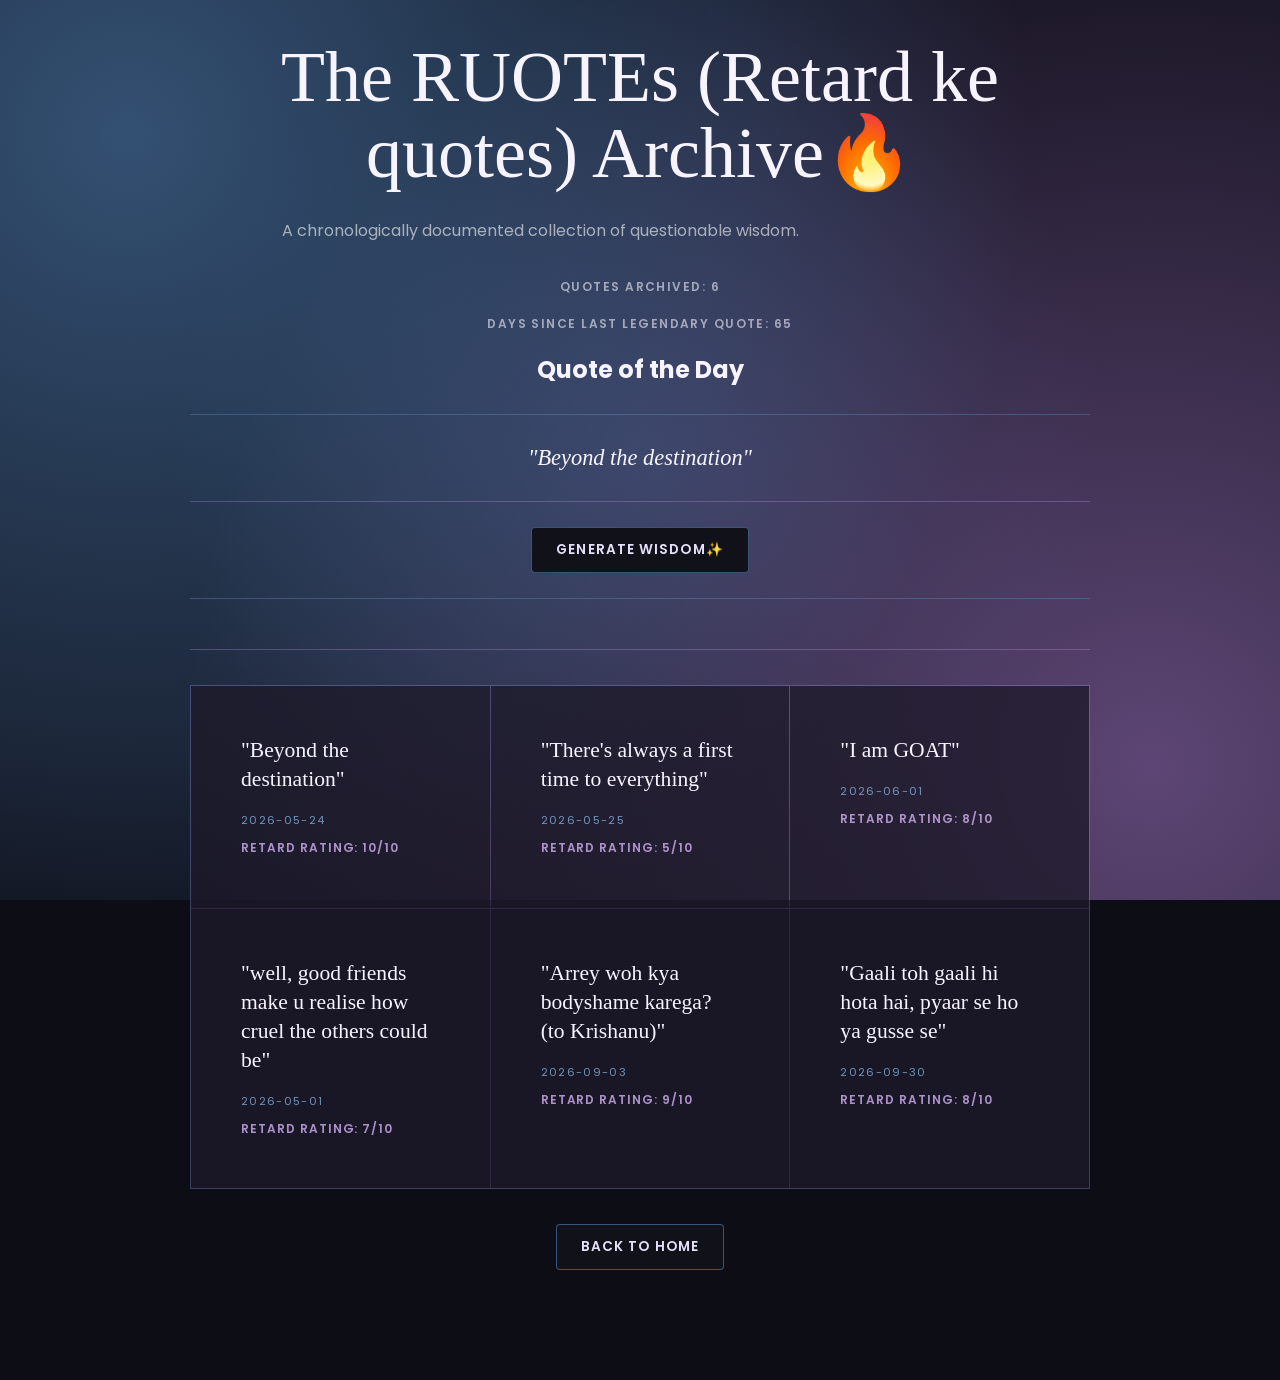
<file: quotes.html>
<!DOCTYPE html>
<html lang="en">
<head>
    <meta charset="UTF-8">
    <meta name="viewport" content="width=device-width, initial-scale=1.0">
    <title>Retard ke Quotes</title>

    <link rel="preconnect" href="https://fonts.googleapis.com">
    <link rel="preconnect" href="https://fonts.gstatic.com" crossorigin>
    <link rel="icon" type="image/png" href="kitty.webp">

    <link href="https://fonts.googleapis.com/css2?family=Poppins:wght@300;400;600;700&display=swap" rel="stylesheet">

    <link rel="stylesheet" href="style.css">
</head>
<body>

    <div class="container">

        <h1>The RUOTEs (Retard ke quotes) Archive🔥</h1>

        <p class="subtitle">
            A chronologically documented collection of questionable wisdom.
        </p>

        <p id="quote-counter"></p>

        <p id="streak-tracker"></p>

        <h2>Quote of the Day</h2>

        <div id="quote-of-the-day"></div>

        <button id="random-quote-btn">
            Generate Wisdom✨
        </button>

        <div id="random-quote-display"></div>

        <div id="quotes-container" class="quotes-grid"></div>

        <a href="index.html">
            <button>Back to Home</button>
        </a>

    </div>

    <script src="quotes.js"></script>
    <script src="audio.js"></script>
</body>
</html>
</file>
<file: style.css>
/* =========================================
   RESET
========================================= */

* {
    margin: 0;
    padding: 0;
    box-sizing: border-box;
}

html {
    scroll-behavior: smooth;
    background-color: #0b0b12;
}

body {
    min-height: 100vh;
    font-family: 'Poppins', sans-serif;
    color: #f7f4ff;

    background:
        radial-gradient(
            circle at 10% 15%,
            rgba(93, 153, 215, 0.48) 0%,     
            rgba(93, 153, 215, 0.18) 45%,     
            transparent 65%
        ),
        radial-gradient(
            circle at 90% 85%,
            rgba(203, 148, 247, 0.42) 0%,    
            rgba(203, 148, 247, 0.15) 45%,   
            transparent 70%
        ),
        radial-gradient(
            circle at 50% 50%,
            rgba(93, 153, 215, 0.15) 0%,    
            transparent 60%
        );
        
    background-color: #0d0d16; 
    background-attachment: fixed;
    line-height: 1.6;
}


/* =========================================
   GENERAL
========================================= */

a {
    color: inherit;
    text-decoration: none;
}

button {
    font-family: inherit;
}


/* =========================================
   HOME PAGE
========================================= */

.home-page {
    width: min(1100px, 90%);
    margin: 0 auto;
    padding: 35px 0 25px;
}


/* =========================================
   HEADER
========================================= */

.site-header {
    display: flex;
    justify-content: space-between;
    align-items: center;

    padding-bottom: 22px; 
    position: relative;
    
    margin-bottom: 4px; 
}
.site-header::after {
    content: '';
    position: absolute;
    bottom: 0;
    left: 0;
    width: 100%;
    
    height: 1.8px;
    background:
        linear-gradient(
            90deg,
            #5d99d7 0%,
            #cb94f7 60%,
            transparent 100%
        );
}


.site-logo {
    font-size: 1.05rem;
    font-weight: 600;
    letter-spacing: -0.02em;

    color: #ffffff;

    transition: opacity 0.2s ease;
}

.site-logo:hover {
    opacity: 0.65;
}

.header-date {
    font-size: 0.7rem;
    text-transform: uppercase;
    letter-spacing: 0.16em;

    color: rgb(188, 105, 255);
}


/* =========================================
   HERO
========================================= */

.hero {
    max-width: 850px;
    padding: 105px 0 95px;
}

.eyebrow {
    margin-bottom: 22px;

    font-size: 0.7rem;
    font-weight: 600;
    letter-spacing: 0.2em;
    text-transform: uppercase;

    color: #8bbcf0;
}

.hero h1 {
    font-family: 'DM Serif Display', serif;

    font-size: clamp(4rem, 9vw, 7.5rem);
    font-weight: 400;
    line-height: 0.95;
    letter-spacing: -0.04em;

    background:
        linear-gradient(
            100deg,
            #ffffff 5%,
            #a9d2f5 45%,
            #d8b9f5 95%
        );

    -webkit-background-clip: text;
    background-clip: text;

    -webkit-text-fill-color: transparent;
}

.hero-note {
    margin-top: 20px;

    font-size: 1rem;

    color: rgba(255, 255, 255, 0.58);
}

.hero-note sub {
    font-size: inherit;
}

.hero-divider {
    width: 100%;
    height: 2px;

    margin: 38px 0 30px;

    background:
        linear-gradient(
            90deg,
            rgba(93, 153, 215, 0.9),
            rgba(203, 148, 247, 0.65),
            transparent 92%
        );
}

.subtitle {
    max-width: 700px;

    font-size: 1rem;
    line-height: 1.9;

    color: rgba(255, 255, 255, 0.74);
}

.subtitle strong {
    color: #ffffff;
    font-weight: 600;
}

.subtitle em {
    color: #d3adf3;
}


/* =========================================
   ARCHIVE
========================================= */

.archive-section {
    margin-top: 10px;
}

.section-heading {
    display: flex;
    justify-content: space-between;

    padding-bottom: 13px;

    border-bottom: 1px solid rgba(93, 153, 215, 0.32);

    font-size: 0.68rem;
    font-weight: 600;
    letter-spacing: 0.18em;
    text-transform: uppercase;

    color: rgb(161, 106, 255);
}


/* =========================================
   ARCHIVE NAVIGATION
========================================= */

.archive-nav {
    border-bottom: 1px solid rgba(203, 148, 247, 0.22);
}

.archive-link {
    display: grid;

    grid-template-columns:
        70px
        1.5fr
        2fr
        35px;

    align-items: center;

    min-height: 85px;

    border-bottom: 1px solid rgba(255, 255, 255, 0.10);

    position: relative;

    transition:
        padding 0.25s ease,
        background 0.25s ease;
}

.archive-link:last-child {
    border-bottom: none;
}

.archive-link:hover {
    padding-left: 15px;
    padding-right: 15px;

    background:
        linear-gradient(
            90deg,
            rgba(93, 153, 215, 0.17),
            rgba(203, 148, 247, 0.12),
            transparent
        );
}

.archive-number {
    font-size: 0.72rem;
    font-weight: 600;

    color: #82b5e8;

    letter-spacing: 0.08em;
}

.archive-name {
    font-family: 'DM Serif Display', serif;

    font-size: 1.55rem;

    color: #ffffff;
}

.archive-description {
    font-size: 0.78rem;

    color: rgb(157, 178, 209);
}

.archive-arrow {
    font-size: 1.25rem;

    color: #c28cff;

    transition:
        transform 0.25s ease,
        color 0.25s ease;
}

.archive-link:hover .archive-arrow {
    transform: translate(3px, -3px);

    color: #5093ff;
}


/* =========================================
   FOOTER
========================================= */

.site-footer {
    display: flex;
    justify-content: space-between;

    margin-top: 65px;
    padding-top: 20px;

    border-top: 1px solid rgba(93, 153, 215, 0.22);

    font-size: 0.65rem;
    text-transform: uppercase;
    letter-spacing: 0.14em;

    color: rgb(777, 186, 254);
}


/* =========================================
   BUTTONS
   Used by the other pages.
========================================= */

button {
    padding: 12px 24px;

    border: 1px solid rgba(93, 153, 215, 0.5);
    border-radius: 4px;

    background: #11111a;

    color: #e6e0fa; 
    font-size: 0.85rem;
    font-weight: 600;
    text-transform: uppercase;
    letter-spacing: 0.08em;

    cursor: pointer;
    transition: all 0.25s ease-in-out;
}

button:hover {
    background: #171222;
    border-color: #cb94f7;
    color: #ffffff;
    box-shadow: 0 0 12px rgba(203, 148, 247, 0.2);
}




/* =========================================
   GENERAL CONTAINER
========================================= */

.container {
    width: min(900px, 90%);
    margin: 0 auto;
    padding: 40px 0 110px;

    text-align: center;
}


/* =========================================
   PAGE HEADINGS
========================================= */

h1 {
    font-family: 'DM Serif Display', serif;

    font-size: clamp(2.5rem, 6vw, 4.5rem);
    font-weight: 400;
    line-height: 1.05;

    margin-bottom: 25px;
}

.subtitle {
    font-size: 1rem;
    margin-bottom: 30px;
    opacity: 0.8;
}


/* =========================================
   QUOTES
========================================= */

.quotes-grid {
    display: grid;

    grid-template-columns:
        repeat(
            auto-fit,
            minmax(270px, 1fr)
        );

    gap: 1px;

    margin: 35px 0;

    background: rgba(203, 148, 247, 0.20);

    border: 1px solid rgba(93, 153, 215, 0.20);
}

.quote-card {
    padding: 50px;
    margin: 0;

    background: rgba(16, 16, 26, 0.72);

    border: none;
    border-radius: 0;

    text-align: left;

    cursor: pointer;

    transition:
        background 0.25s ease,
        transform 0.25s ease;
}

.quote-card:hover {
    transform: none;

    background:
        linear-gradient(
            120deg,
            rgba(93, 153, 215, 0.12),
            rgba(203, 148, 247, 0.09)
        );

    box-shadow: none;
}

.quote-text {
    font-family: 'DM Serif Display', serif;

    font-size: 1.35rem;
    line-height: 1.35;
}

.quote-date {
    margin-top: 18px;

    font-size: 0.7rem;

    text-transform: uppercase;
    letter-spacing: 0.12em;

    color: #8dbce9;

    opacity: 0.75;
}

.quote-rating {
    margin-top: 8px;

    font-size: 0.75rem;
    font-weight: 600;

    text-transform: uppercase;
    letter-spacing: 0.08em;

    color: #d2b2f3;

    opacity: 0.8;
}

.quote-comment {
    max-height: 0;

    overflow: hidden;

    margin-top: 0;

    opacity: 0;

    color: rgba(255, 255, 255, 0.72);

    font-size: 0.85rem;
    line-height: 1.6;

    transition:
        max-height 0.3s ease,
        margin-top 0.3s ease,
        opacity 0.3s ease;
}

.quote-card.expanded .quote-comment {
    max-height: 200px;

    margin-top: 18px;

    opacity: 1;
}


/* =========================================
   QUOTE INFORMATION
========================================= */

#quote-counter,
#streak-tracker {
    font-size: 0.75rem;
    font-weight: 600;

    text-transform: uppercase;
    letter-spacing: 0.12em;

    opacity: 0.58;

    margin-bottom: 18px;
}

#quote-of-the-day,
#random-quote-display {
    margin: 25px 0;

    padding: 25px 0;

    border-top: 1px solid rgba(93, 153, 215, 0.35);
    border-bottom: 1px solid rgba(203, 148, 247, 0.30);

    background: transparent;

    border-radius: 0;

    font-family: 'DM Serif Display', serif;

    font-size: 1.4rem;
    font-style: italic;

    min-height: 30px;
}


/* =========================================
   COUNTDOWN
========================================= */

.countdown-container {
    display: grid;

    grid-template-columns:
        repeat(
            4,
            minmax(100px, 1fr)
        );

    gap: 1px;

    margin: 50px 0;

    background:
        linear-gradient(
            90deg,
            rgba(93, 153, 215, 0.45),
            rgba(203, 148, 247, 0.40)
        );

    border: 1px solid rgba(203, 148, 247, 0.25);
}

.time-box {
    width: auto;

    padding: 30px 15px;

    border-radius: 0;

    background: rgba(16, 16, 26, 0.78);

    box-shadow: none;

    backdrop-filter: none;
}

.time-box span {
    display: block;

    font-family: 'DM Serif Display', serif;

    font-size: 3rem;
    font-weight: 400;

    line-height: 1;

    background:
        linear-gradient(
            100deg,
            #9ccaf1,
            #d1aaf0
        );

    -webkit-background-clip: text;
    background-clip: text;

    -webkit-text-fill-color: transparent;
}

.time-box p {
    margin-top: 10px;

    font-size: 0.65rem;

    text-transform: uppercase;
    letter-spacing: 0.14em;

    opacity: 0.5;
}


/* =========================================
   OTHER PAGE ELEMENTS
========================================= */

#timer {
    font-size: 2.5rem;
    font-weight: 600;

    margin: 30px 0;
}

#goat-results {
    margin: 30px 0;
}

#capsule-content {
    margin: 30px 0;
}

#capsule-content p {
    line-height: 1.8;
}

#question-box {
    margin: 30px 0;

    font-family: 'DM Serif Display', serif;

    font-size: 1.7rem;
}

#options-container {
    margin: 20px 0;
}

#guess-result {
    margin: 20px 0;

    font-weight: 600;

    min-height: 30px;
}


/* =========================================
   RESPONSIVE
========================================= */

@media (max-width: 700px) {

    .home-page {
        width: 88%;
        padding-top: 22px;
    }

    .site-header {
        align-items: flex-start;
        gap: 10px;
    }

    .header-date {
        display: none;
    }

    .hero {
        padding: 75px 0 70px;
    }

    .hero h1 {
        font-size: clamp(3.5rem, 16vw, 5.5rem);
    }

    .subtitle {
        font-size: 0.9rem;
        line-height: 1.8;
    }

    .archive-link {
        grid-template-columns:
            45px
            1fr
            30px;

        min-height: 78px;
    }

    .archive-description {
        display: none;
    }

    .archive-name {
        font-size: 1.3rem;
    }

    .archive-link:hover {
        padding-left: 8px;
        padding-right: 8px;
    }

    .site-footer {
        font-size: 0.55rem;
    }

    .countdown-container {
        grid-template-columns:
            repeat(2, 1fr);
    }

    .time-box span {
        font-size: 2.4rem;
    }

    .quotes-grid {
        grid-template-columns: 1fr;
    }

    .container {
        width: 88%;
    }

    h1 {
        font-size: 3rem;
    }
}


@media (max-width: 400px) {

    .hero h1 {
        font-size: 3.2rem;
    }

    .archive-name {
        font-size: 1.15rem;
    }

    .countdown-container {
        gap: 1px;
    }

    .time-box {
        padding: 25px 10px;
    }

    .time-box span {
        font-size: 2rem;
    }
}


/* =========================================
   MEMORIES PAGE
========================================= */

.memories-page {
    width: min(1100px, 90%);

    margin: 0 auto;

    padding: 35px 0 25px;
}


/* =========================================
   MEMORIES HEADER
========================================= */

.memories-header {
    display: flex;

    justify-content: space-between;
    align-items: center;

    padding-bottom: 22px;

    border-bottom: 1px solid rgba(203, 148, 247, 0.28);
}

.memories-back {
    font-size: 0.72rem;

    text-transform: uppercase;

    letter-spacing: 0.14em;

    color: rgba(255, 255, 255, 0.55);

    transition:
        color 0.2s ease,
        transform 0.2s ease;
}

.memories-back:hover {
    color: #ffffff;

    transform: translateX(-3px);
}

.memories-label {
    font-size: 0.68rem;

    font-weight: 600;

    text-transform: uppercase;

    letter-spacing: 0.18em;

    color: rgba(203, 148, 247, 0.65);
}


/* =========================================
   MEMORIES INTRO
========================================= */

.memories-intro {
    padding: 90px 0 65px;

    max-width: 800px;
}

.memories-intro h1 {
    margin: 0;

    font-family: 'DM Serif Display', serif;

    font-size: clamp(4rem, 9vw, 7rem);

    font-weight: 400;

    line-height: 0.95;

    letter-spacing: -0.04em;

    background:
        linear-gradient(
            100deg,
            #ffffff 5%,
            #a9d2f5 45%,
            #d8b9f5 95%
        );

    -webkit-background-clip: text;
    background-clip: text;

    -webkit-text-fill-color: transparent;
}

.memories-description {
    max-width: 620px;

    margin-top: 28px;

    font-size: 0.95rem;

    line-height: 1.8;

    color: rgba(255, 255, 255, 0.60);
}

.memories-meta {
    display: flex;

    justify-content: space-between;

    margin-top: 38px;

    padding-top: 15px;

    border-top: 1px solid rgba(93, 153, 215, 0.30);

    font-size: 0.65rem;

    font-weight: 600;

    text-transform: uppercase;

    letter-spacing: 0.15em;

    color: rgba(255, 255, 255, 0.42);
}


/* =========================================
   MEMORY GRID
========================================= */

.memories-grid {
    display: grid;

    grid-template-columns:
        repeat(3, 1fr);

    gap: 3px;

    background:
        linear-gradient(
            135deg,
            rgba(93, 153, 215, 0.28),
            rgba(203, 148, 247, 0.22)
        );

    border: 1px solid rgba(203, 148, 247, 0.22);
}


/* =========================================
   MEMORY CARD
========================================= */

.memory-card {
    position: relative;

    min-width: 0;

    background: #10101a;

    cursor: pointer;

    overflow: hidden;

    transition:
        background 0.25s ease;
}

.memory-card:hover {
    background: #151522;
}

.memory-card.memory-featured {
    grid-column: span 2;
}


.memory-media {
    position: relative;

    width: 100%;

    aspect-ratio: 4 / 3;

    overflow: hidden;

    background: #0c0c14;
}

.memory-featured .memory-media {
    aspect-ratio: 16 / 10;
}


.memory-media img,
.memory-media video {
    display: block;

    width: 100%;
    height: 100%;

    object-fit: cover;

    transition:
        transform 0.45s ease,
        filter 0.45s ease;
}

.memory-card:hover .memory-media img,
.memory-card:hover .memory-media video {
    transform: scale(1.025);

    filter: brightness(1.06);
}


/* =========================================
   VIDEO INDICATOR
========================================= */

.memory-play {
    position: absolute;

    left: 16px;
    bottom: 16px;

    display: flex;

    justify-content: center;
    align-items: center;

    width: 34px;
    height: 34px;

    border: 1px solid rgba(255, 255, 255, 0.30);

    border-radius: 50%;

    background: rgba(16, 16, 26, 0.72);

    color: #ffffff;

    font-size: 0.7rem;

    backdrop-filter: blur(8px);
}


/* =========================================
   MEMORY INFORMATION
========================================= */

.memory-information {
    display: flex;

    justify-content: space-between;
    align-items: center;

    min-height: 43px;

    padding: 10px 13px;

    border-top: 1px solid rgba(255, 255, 255, 0.08);
}

.memory-date,
.memory-type {
    font-size: 0.58rem;

    font-weight: 600;

    text-transform: uppercase;

    letter-spacing: 0.12em;
}

.memory-date {
    color: rgba(255, 255, 255, 0.52);
}

.memory-type {
    color: #9cc7ee;
}


/* =========================================
   LOADING / ERROR
========================================= */

.memories-loading,
.memories-error {
    grid-column: 1 / -1;

    padding: 80px 20px;

    text-align: center;

    font-size: 0.8rem;

    color: rgba(255, 255, 255, 0.45);
}

.memories-error strong {
    color: #d4b5f1;
}


/* =========================================
   VIEWER
========================================= */

.memory-viewer {
    position: fixed;

    inset: 0;

    z-index: 10000;

    display: flex;

    justify-content: center;
    align-items: center;

    padding: 50px;

    background:
        rgba(8, 8, 14, 0.94);

    opacity: 0;

    visibility: hidden;

    transition:
        opacity 0.25s ease,
        visibility 0.25s ease;
}

.memory-viewer.active {
    opacity: 1;

    visibility: visible;
}

.viewer-content {
    display: flex;

    flex-direction: column;

    justify-content: center;
    align-items: center;

    width: min(1000px, 85vw);

    max-height: 90vh;
}

#viewer-media {
    display: flex;

    justify-content: center;
    align-items: center;

    width: 100%;

    max-height: 82vh;
}

#viewer-media img,
#viewer-media video {
    display: block;

    max-width: 100%;
    max-height: 78vh;

    width: auto;
    height: auto;

    object-fit: contain;

    border: 1px solid rgba(203, 148, 247, 0.22);

    box-shadow:
        0 20px 80px rgba(0, 0, 0, 0.45);
}


.viewer-info {
    display: flex;

    justify-content: space-between;

    width: 100%;

    margin-top: 15px;

    padding-top: 12px;

    border-top: 1px solid rgba(255, 255, 255, 0.12);

    font-size: 0.65rem;

    font-weight: 600;

    text-transform: uppercase;

    letter-spacing: 0.14em;

    color: rgba(255, 255, 255, 0.48);
}


/* =========================================
   VIEWER BUTTONS
========================================= */

.viewer-close,
.viewer-navigation {
    position: absolute;

    z-index: 2;

    display: flex;

    justify-content: center;
    align-items: center;

    width: 45px;
    height: 45px;

    padding: 0;

    border: 1px solid rgba(255, 255, 255, 0.18);

    border-radius: 50%;

    background: rgba(16, 16, 26, 0.72);

    color: #ffffff;

    cursor: pointer;

    backdrop-filter: blur(8px);

    transition:
        background 0.2s ease,
        border-color 0.2s ease,
        transform 0.2s ease;
}

.viewer-close:hover,
.viewer-navigation:hover {
    background:
        linear-gradient(
            135deg,
            rgba(93, 153, 215, 0.30),
            rgba(203, 148, 247, 0.25)
        );

    border-color: rgba(203, 148, 247, 0.50);
}

.viewer-close {
    top: 25px;
    right: 30px;

    font-size: 1.6rem;

    font-weight: 300;
}

.viewer-prev {
    left: 30px;

    top: 50%;

    transform: translateY(-50%);

    font-size: 1.1rem;
}

.viewer-next {
    right: 30px;

    top: 50%;

    transform: translateY(-50%);

    font-size: 1.1rem;
}

.viewer-prev:hover {
    transform: translate(-2px, -50%);
}

.viewer-next:hover {
    transform: translate(2px, -50%);
}

.viewer-close:hover {
    transform: rotate(4deg);
}


/* =========================================
   PREVENT BACKGROUND SCROLLING
========================================= */

body.viewer-open {
    overflow: hidden;
}


/* =========================================
   MEMORIES FOOTER
========================================= */

.memories-footer {
    margin-top: 65px;
}


/* =========================================
   MEMORIES MOBILE
========================================= */

@media (max-width: 700px) {

    .memories-page {
        width: 88%;

        padding-top: 22px;
    }

    .memories-header {
        align-items: flex-start;
    }

    .memories-label {
        display: none;
    }

    .memories-intro {
        padding: 70px 0 50px;
    }

    .memories-intro h1 {
        font-size: clamp(3.5rem, 16vw, 5.5rem);
    }

    .memories-description {
        font-size: 0.85rem;
    }

    .memories-meta {
        font-size: 0.55rem;
    }

    .memories-grid {
        grid-template-columns: repeat(2, 1fr);
    }

    .memory-card.memory-featured {
        grid-column: span 2;
    }

    .memory-information {
        min-height: 38px;

        padding: 8px 10px;
    }

    .memory-date,
    .memory-type {
        font-size: 0.5rem;
    }

    .memory-viewer {
        padding: 20px;
    }

    .viewer-content {
        width: 100%;
    }

    .viewer-prev {
        left: 10px;
    }

    .viewer-next {
        right: 10px;
    }

    .viewer-close {
        top: 15px;
        right: 15px;
    }

    .viewer-navigation,
    .viewer-close {
        width: 38px;
        height: 38px;
    }

    #viewer-media img,
    #viewer-media video {
        max-height: 72vh;
    }
}


@media (max-width: 400px) {

    .memories-grid {
        grid-template-columns: 1fr;
    }

    .memory-card.memory-featured {
        grid-column: span 1;
    }
}

/* =========================================
   HOMEPAGE PHOTO CLUSTER
========================================= */

.homepage-photo-cluster {
    position: absolute;
    top: 60px;
    right: 4%; 
    width: 460px;
    height: 650px;
    pointer-events: none;
    z-index: 2;
}


/* Individual photo buttons */

.homepage-photo {
    position: absolute;
    display: block;
    padding: 0;
    margin: 0;
    border: none;
    background: transparent;
    cursor: pointer;
    overflow: hidden;
    pointer-events: auto;

    border-radius: 3px;

    transition:
        transform 0.35s ease,
        opacity 0.35s ease;
}


/* Remove browser button styling */

.homepage-photo:focus {
    outline: none;
}

.homepage-photo:focus-visible {
    outline: 1px solid rgba(147, 198, 255, 0.8);
    outline-offset: 6px;
}


/* Images */

.homepage-photo img {
    display: block;
    width: 100%;
    height: 100%;
    object-fit: cover;

    border-radius: inherit;

    transition:
        transform 0.45s ease,
        filter 0.35s ease;
}


/* =========================================
   MAIN / LEFT PHOTO
========================================= */
.homepage-photo-main {
    left: -15px;
    top: 170px;

    width: 265px;  /* Increased from 145px */
    height: auto; /* Scaled proportionally */
}

/* =========================================
   UPPER-RIGHT PHOTO
========================================= */
.homepage-photo-tall {
    right: 0px;
    top: 60px;

    width: 205px; 
    height: auto; 
}

/* =========================================
   LOWER-RIGHT PHOTO
========================================= */
.homepage-photo-lower {
    right: 0px;
    top: 430px; 

    width: 205px;  
    height: auto; 

}

/* =========================================
   HOVER
========================================= */

.homepage-photo:hover {
    z-index: 5;
}

.homepage-photo-main:hover {
    transform: translateY(-4px) rotate(-0.4deg);
}

.homepage-photo-tall:hover {
    transform: translateY(-4px) rotate(0.8deg);
}

.homepage-photo-lower:hover {
    transform: translateY(-4px) rotate(0.5deg);
}

.homepage-photo:hover img {
    transform: scale(1.035);
    filter: brightness(1.04);
}


/* =========================================
   HOMEPAGE PHOTO VIEWER
========================================= */

.homepage-photo-viewer {
    position: fixed;
    inset: 0;
    z-index: 9999;

    display: flex;
    align-items: center;
    justify-content: center;

    padding: 30px;

    background: rgba(8, 9, 18, 0.92);

    opacity: 0;
    visibility: hidden;

    transition:
        opacity 0.25s ease,
        visibility 0.25s ease;
}

.homepage-photo-viewer.active {
    opacity: 1;
    visibility: visible;
}


.homepage-photo-viewer img {
    display: block;

    max-width: min(90vw, 1000px);
    max-height: 88vh;

    width: auto;
    height: auto;

    object-fit: contain;

    border-radius: 4px;

    box-shadow:
        0 25px 80px rgba(0, 0, 0, 0.45);

    transform: scale(0.96);

    transition:
        transform 0.3s ease;
}

.homepage-photo-viewer.active img {
    transform: scale(1);
}


/* Close button */

.homepage-photo-viewer-close {
    position: absolute;
    top: 24px;
    right: 30px;

    width: 42px;
    height: 42px;

    padding: 0;

    border: 1px solid rgba(255, 255, 255, 0.18);
    border-radius: 50%;

    background: rgba(255, 255, 255, 0.04);

    color: rgba(255, 255, 255, 0.85);

    font-size: 24px;
    font-weight: 300;
    line-height: 1;

    cursor: pointer;

    transition:
        background 0.2s ease,
        border-color 0.2s ease;
}

.homepage-photo-viewer-close:hover {
    background: rgba(255, 255, 255, 0.09);
    border-color: rgba(255, 255, 255, 0.3);
}


/* =========================================
   MOBILE
========================================= */

@media (max-width: 900px) {

    .homepage-photo-cluster {
        position: relative;

        top: auto;
        right: auto;

        width: 100%;
        height: 390px;

        margin-top: 45px;
        margin-bottom: 30px;
    }

    .homepage-photo-main {
        left: 7%;
        top: 70px;

        width: 135px;
        height: 180px;
    }

    .homepage-photo-tall {
        right: 10%;
        top: 0;

        width: 105px;
        height: 187px;
    }

    .homepage-photo-lower {
        right: 9%;
        top: 220px;

        width: 115px;
        height: 129px;
    }

    .homepage-photo-viewer {
        padding: 20px;
    }

    .homepage-photo-viewer img {
        max-width: 94vw;
        max-height: 82vh;
    }

    .homepage-photo-viewer-close {
        top: 18px;
        right: 18px;
    }
}
.homepage-photo-viewer img:not([src]), 
.homepage-photo-viewer img[src=""] {
    opacity: 0;
    visibility: hidden;
}

/* =========================================
   FOOTER EASTER EGG BUBBLE STYLING
========================================= */

.easter-egg-container {
    position: relative;
    cursor: help;
    color: rgb(77, 186, 254);
    transition: color 0.25s ease;
}

.easter-egg-container:hover,
.easter-egg-container.mobile-active {
    color: #b87aff;
}

.easter-egg-bubble {
    position: absolute;
    bottom: calc(100% + 12px); 
    left: 50%;
    transform: translateX(-50%) translateY(8px);
    
    width: max-content;
    max-width: 280px;
    padding: 12px 16px;
    
    background: linear-gradient(135deg, #151525, #1c1c30);
    border: 1px solid rgba(203, 148, 247, 0.4);
    border-radius: 10px;
    box-shadow: 0 10px 30px rgba(0, 0, 0, 0.5), 0 0 15px rgba(203, 148, 247, 0.15);
    
    color: #ffffff;
    font-size: 0.8rem;
    font-family: 'Poppins', sans-serif;
    text-transform: none; 
    letter-spacing: normal;
    line-height: 1.4;
    text-align: center;
    
    opacity: 0;
    visibility: hidden;
    pointer-events: none;
    
    transition: transform 0.25s cubic-bezier(0.175, 0.885, 0.32, 1.275), opacity 0.25s ease, visibility 0.25s ease;
    z-index: 100;
}

.easter-egg-bubble::after {
    content: '';
    position: absolute;
    top: 100%;
    left: 50%;
    transform: translateX(-50%);
    border-width: 6px;
    border-style: solid;
    border-color: #1c1c30 transparent transparent transparent;
}

@media (hover: hover) {
    .easter-egg-container:hover .easter-egg-bubble {
        opacity: 1;
        visibility: visible;
        transform: translateX(-50%) translateY(0);
    }
}

.easter-egg-container.mobile-active .easter-egg-bubble {
    opacity: 1;
    visibility: visible;
    transform: translateX(-50%) translateY(0);
}

.birthday-message{
    display: flex;
    justify-content: center;
    align-items: center;
    text-align: center;
}

/* =========================================
   CAPSULE BIRTHDAY MESSAGE LAYOUT
========================================= */

.birthday-message {
    display: block;      
    text-align: left;     
    line-height: 1.8;
    color: rgba(255, 255, 255, 0.85);
}

/* Image Wrapper Settings */
.capsule-img-wrapper {
    max-width: 320px;  
    width: 40%;            
    margin-bottom: 15px;
}

.capsule-img-wrapper img {
    display: block;
    width: 100%;
    height: auto;
    border-radius: 8px;    
    border: 2px solid #cb94f7; 
    box-shadow: 0 12px 32px rgba(0, 0, 0, 0.55);   
}

/* Magazine Floating Logic */
.capsule-img-wrapper.left {
    float: left;
    margin-right: 20px;    
}

.capsule-img-wrapper.right {
    float: right;
    margin-left: 20px;     
}

/* Responsive fix for phones */
@media (max-width: 500px) {
    .capsule-img-wrapper {
        float: none !important;
        width: 100% !important;
        max-width: 100% !important;
        margin: 15px 0 !important;
    }
}


/* =========================================
   CUSTOM BOTTOM AUDIO PLAYER UI
========================================= */

.audio-player {
    position: fixed;
    bottom: 25px; 
    left: 50%;
    transform: translateX(-50%);
    
    display: flex;
    align-items: center;
    gap: 16px;
    
    width: min(420px, 90%);
    padding: 12px 20px;
    
    background: linear-gradient(135deg, #11111c, #171222);
    
    backdrop-filter: none;
    -webkit-backdrop-filter: none;
    
    border: 1px solid rgba(203, 148, 247, 0.45);
    border-radius: 50px;
    box-shadow: 
        0 15px 35px rgba(0, 0, 0, 0.6), 
        0 0 20px rgba(203, 148, 247, 0.15);
    
    z-index: 9999;
}

/* Play/Pause Control Trigger Button */
.player-btn {
    display: flex;
    justify-content: center;
    align-items: center;
    
    width: 38px;
    height: 38px;
    padding: 0;
    
    /* Solid background fill instead of transparent glass overlay */
    background: #0d0d16;
    border: 1px solid rgba(147, 188, 230, 0.6);
    border-radius: 50%;
    
    color: #ffffff;
    font-size: 0.95rem;
    cursor: pointer;
    
    transition: 
        background 0.25s ease, 
        border-color 0.25s ease, 
        transform 0.2s ease;
}

.player-btn:hover {
    background: linear-gradient(100deg, #5d99d7, #cb94f7);
    border-color: #ffffff;
    transform: scale(1.05);
    color: #0b0b12; 
}


/* Seeker track base */
.progress-container {
    flex-grow: 1;
    height: 6px;
    
    background: rgba(255, 255, 255, 0.12);
    border-radius: 10px;
    cursor: pointer;
    position: relative;
    
    overflow: hidden;
}

/* Live actively filled timeline track progress indicator */
.progress-bar {
    height: 100%;
    width: 0%;
    background: linear-gradient(90deg, #8bbcf0, #d8b9f5);
    border-radius: 10px;
    
    transition: width 0.1s linear;
}

/* Mobile Media Query Optimization Fix */
@media (max-width: 500px) {
    .audio-player {
        bottom: 16px;
        padding: 10px 16px;
        gap: 12px;
    }
    
    .player-btn {
        width: 34px;
        height: 34px;
        font-size: 0.85rem;
    }
}

/* Typography settings for the live music timestamp tracker */
.player-time {
    font-size: 0.68rem;
    font-weight: 500;
    font-family: 'Poppins', sans-serif;
    color: rgba(255, 255, 255, 0.65);
    letter-spacing: 0.05em;
    white-space: nowrap;
    min-width: 65px; 
    text-align: right;
}
/* ---  MOBILE AUTO-ADJUST OVERRIDE FOR COUNTDOWN PHOTOS --- */
@media (max-width: 768px) {
    
    .container, .countdown-container {
        width: 100% !important;
        max-width: 100% !important;
        padding: 10px !important;
        box-sizing: border-box !important;
        overflow: hidden !important;
    }

    .countdown-container > div {
        display: flex !important;
        flex-direction: column !important;
        align-items: center !important;
        width: 100% !important;
        text-align: center !important;
    }

    img[class^="countdown-photo"] {
        width: 100% !important;
        max-width: 90% !important;
        height: auto !important;
        margin-left: 0 !important;
        margin-right: 0 !important;
        margin-top: 15px !important;
    }
}
</file>
